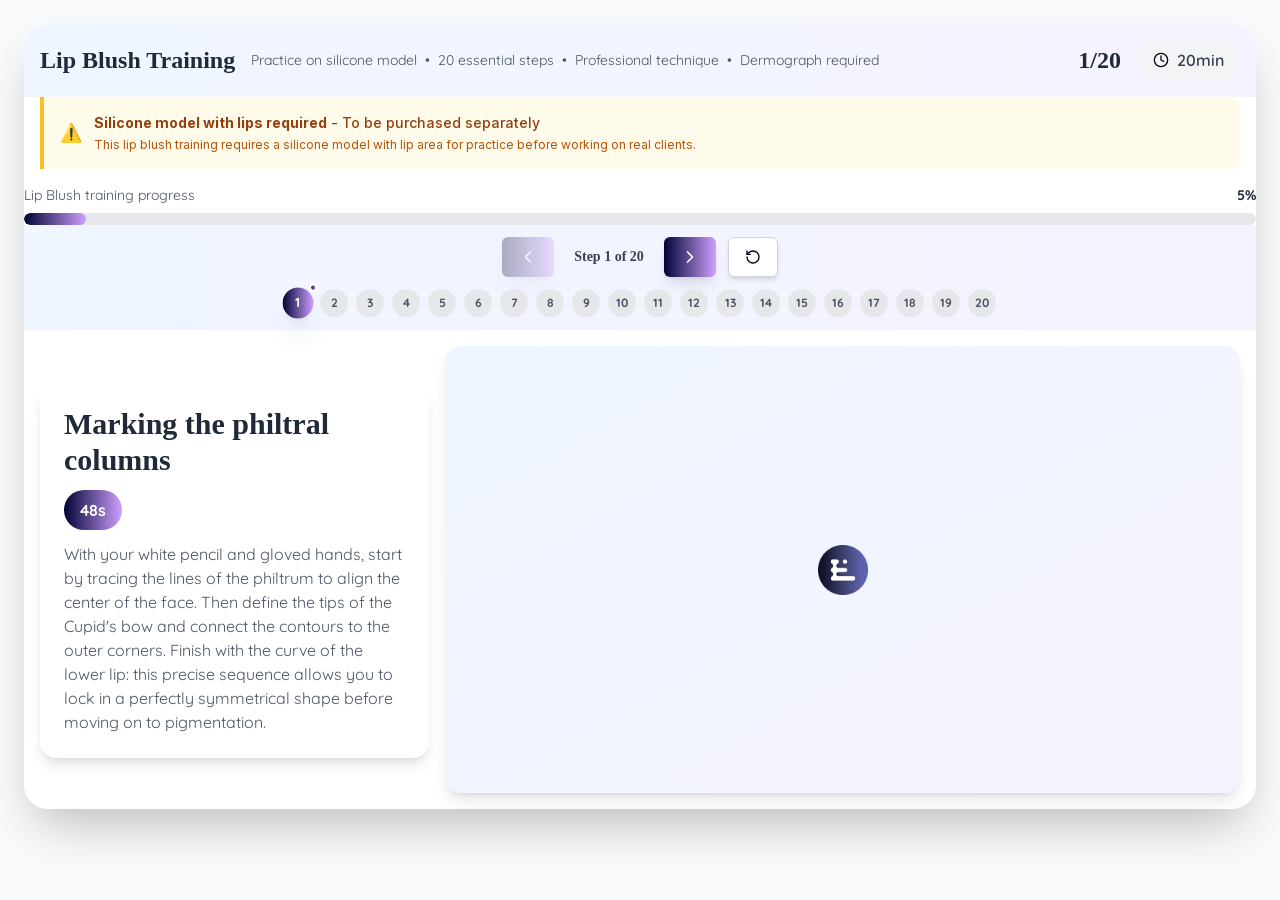
<file: index.html>
<!DOCTYPE html><html lang="en"><head><meta charSet="utf-8"/><meta name="viewport" content="width=device-width, initial-scale=1"/><link rel="preload" href="/_next/static/media/e4af272ccee01ff0-s.p.woff2" as="font" crossorigin="" type="font/woff2"/><link rel="stylesheet" href="/_next/static/css/73722c6b1a355d0b.css" data-precedence="next"/><link rel="preload" as="script" fetchPriority="low" href="/_next/static/chunks/webpack-371d1806992fc37c.js"/><script src="/_next/static/chunks/8bc8d761-1f9574afc9c856c7.js" async=""></script><script src="/_next/static/chunks/240-4ed3c83173c5999c.js" async=""></script><script src="/_next/static/chunks/main-app-00c7712822ae1631.js" async=""></script><script src="/_next/static/chunks/57-a1cb00b3a72c7ec3.js" async=""></script><script src="/_next/static/chunks/app/page-f130a366dc79b15b.js" async=""></script><title>Microneedling Interactive Guide</title><meta name="description" content="Interactive guide to microneedling process and benefits"/><meta name="generator" content="v0.app"/><meta name="next-size-adjust"/><link href="https://fonts.googleapis.com/css2?family=LT+Saeada:wght@400;700&amp;family=Quicksand:wght@300;400;500;600;700&amp;display=swap" rel="stylesheet"/><script src="/_next/static/chunks/polyfills-42372ed130431b0a.js" noModule=""></script></head><body class="__className_f367f3"><main class="flex min-h-screen flex-col items-center p-2 bg-gray-50"><div class="w-full max-w-7xl mx-auto p-2 md:p-4"><div class="relative bg-white rounded-3xl shadow-2xl overflow-hidden"><div class="bg-gradient-to-r from-blue-50 to-violet-50 p-4 border-b border-gray-100"><div class="flex flex-col sm:flex-row justify-between items-center gap-3 sm:gap-0"><div class="flex flex-col sm:flex-row items-center gap-2 sm:gap-4"><h1 class="text-xl sm:text-2xl font-bold font-saeada text-gray-800">Lip Blush Training</h1><div class="flex flex-wrap gap-2 text-sm font-quicksand text-gray-600"><span>Practice on silicone model</span><span class="hidden sm:inline">•</span><span>20 essential steps</span><span class="hidden sm:inline">•</span><span>Professional technique</span><span class="hidden sm:inline">•</span><span>Dermograph required</span></div></div><div class="flex items-center gap-3 sm:gap-4"><span class="text-xl sm:text-2xl font-bold font-saeada text-gray-800">1<!-- -->/<!-- -->20</span><div class="flex items-center gap-2 bg-gray-100 px-3 py-1 sm:px-4 sm:py-2 rounded-full"><svg xmlns="http://www.w3.org/2000/svg" width="14" height="14" viewBox="0 0 24 24" fill="none" stroke="currentColor" stroke-width="2" stroke-linecap="round" stroke-linejoin="round" class="lucide lucide-clock sm:w-4 sm:h-4"><circle cx="12" cy="12" r="10"></circle><polyline points="12 6 12 12 16 14"></polyline></svg><span class="text-sm sm:text-base font-semibold font-quicksand text-gray-700">20min</span></div></div></div></div><div class="mx-2 md:mx-4 mb-4"><div class="bg-amber-50 border-l-4 border-amber-400 p-4 rounded-r-lg"><div class="flex items-center"><div class="flex-shrink-0"><span class="text-amber-600 text-lg">⚠️</span></div><div class="ml-3"><p class="text-sm font-medium text-amber-800"><strong>Silicone model with lips required</strong> - To be purchased separately</p><p class="text-xs text-amber-700 mt-1">This lip blush training requires a silicone model with lip area for practice before working on real clients.</p></div></div></div></div><div class="mt-4"><div class="flex items-center justify-between mb-2"><span class="text-sm font-quicksand text-gray-600">Lip Blush training progress</span><span class="text-sm font-bold font-quicksand text-gray-800">5<!-- -->%</span></div><div class="w-full bg-gray-200 rounded-full h-3 overflow-hidden"><div class="h-full bg-gradient-to-r from-[#000435] to-[#CF9FFF] rounded-full" style="width:0px"></div></div></div><div class="px-2 md:px-4 py-3 bg-gradient-to-r from-blue-50 to-violet-50 border-b border-gray-100"><div class="flex justify-center items-center mb-3"><div class="flex items-center gap-2 sm:gap-3"><button class="inline-flex items-center justify-center whitespace-nowrap rounded-md font-medium ring-offset-white transition-colors focus-visible:outline-none focus-visible:ring-2 focus-visible:ring-slate-950 focus-visible:ring-offset-2 disabled:pointer-events-none dark:ring-offset-slate-950 dark:focus-visible:ring-slate-300 border border-slate-200 hover:bg-slate-100 hover:text-slate-900 dark:border-slate-800 dark:bg-slate-950 dark:hover:bg-slate-800 dark:hover:text-slate-50 h-10 px-3 py-2 sm:px-4 sm:py-3 bg-[#000435] bg-gradient-to-r from-[#000435] to-[#CF9FFF] text-white border-none hover:from-[#000435]/90 hover:to-[#CF9FFF]/90 disabled:cursor-not-allowed font-quicksand text-sm sm:text-base shadow-lg disabled:opacity-30" disabled=""><svg xmlns="http://www.w3.org/2000/svg" width="18" height="18" viewBox="0 0 24 24" fill="none" stroke="currentColor" stroke-width="2" stroke-linecap="round" stroke-linejoin="round" class="lucide lucide-chevron-left sm:w-5 sm:h-5"><path d="m15 18-6-6 6-6"></path></svg></button><span class="text-sm font-semibold font-saeada text-gray-700 px-2 hidden sm:block">Step <!-- -->1<!-- --> of <!-- -->20</span><button class="inline-flex items-center justify-center whitespace-nowrap rounded-md font-medium ring-offset-white transition-colors focus-visible:outline-none focus-visible:ring-2 focus-visible:ring-slate-950 focus-visible:ring-offset-2 disabled:pointer-events-none dark:ring-offset-slate-950 dark:focus-visible:ring-slate-300 border border-slate-200 hover:bg-slate-100 hover:text-slate-900 dark:border-slate-800 dark:bg-slate-950 dark:hover:bg-slate-800 dark:hover:text-slate-50 h-10 px-3 py-2 sm:px-4 sm:py-3 bg-[#000435] bg-gradient-to-r from-[#000435] to-[#CF9FFF] text-white border-none hover:from-[#000435]/90 hover:to-[#CF9FFF]/90 disabled:cursor-not-allowed font-quicksand text-sm sm:text-base shadow-lg disabled:opacity-30"><svg xmlns="http://www.w3.org/2000/svg" width="18" height="18" viewBox="0 0 24 24" fill="none" stroke="currentColor" stroke-width="2" stroke-linecap="round" stroke-linejoin="round" class="lucide lucide-chevron-right sm:w-5 sm:h-5"><path d="m9 18 6-6-6-6"></path></svg></button><button class="inline-flex items-center justify-center whitespace-nowrap rounded-md font-medium ring-offset-white transition-colors focus-visible:outline-none focus-visible:ring-2 focus-visible:ring-slate-950 focus-visible:ring-offset-2 disabled:pointer-events-none disabled:opacity-50 dark:ring-offset-slate-950 dark:focus-visible:ring-slate-300 border hover:text-slate-900 dark:border-slate-800 dark:bg-slate-950 dark:hover:bg-slate-800 dark:hover:text-slate-50 h-10 px-3 py-2 sm:px-4 sm:py-3 bg-white border-gray-300 hover:bg-gray-50 font-quicksand text-sm sm:text-base shadow-md"><svg xmlns="http://www.w3.org/2000/svg" width="16" height="16" viewBox="0 0 24 24" fill="none" stroke="currentColor" stroke-width="2" stroke-linecap="round" stroke-linejoin="round" class="lucide lucide-rotate-ccw sm:w-4 sm:h-4"><path d="M3 12a9 9 0 1 0 9-9 9.75 9.75 0 0 0-6.74 2.74L3 8"></path><path d="M3 3v5h5"></path></svg></button></div></div><div class="flex justify-center"><div class="flex gap-1 md:gap-2 flex-wrap justify-center max-w-full"><button class="relative w-6 h-6 md:w-7 md:h-7 rounded-full transition-all duration-300 flex items-center justify-center text-xs font-bold font-quicksand flex-shrink-0 bg-[#000435] bg-gradient-to-r from-[#000435] to-[#CF9FFF] text-white shadow-xl scale-110" tabindex="0"><span class="text-xs">1</span><div class="absolute -top-1 -right-1 bg-white rounded-full p-0.5 z-20 shadow-lg" style="transform:scale(0)"><div class="w-1 h-1 bg-gradient-to-r from-[#000435] to-[#CF9FFF] rounded-full animate-pulse"></div></div></button><button class="relative w-6 h-6 md:w-7 md:h-7 rounded-full transition-all duration-300 flex items-center justify-center text-xs font-bold font-quicksand flex-shrink-0 bg-gray-200 text-gray-600 hover:bg-gray-300" tabindex="0"><span class="text-xs">2</span></button><button class="relative w-6 h-6 md:w-7 md:h-7 rounded-full transition-all duration-300 flex items-center justify-center text-xs font-bold font-quicksand flex-shrink-0 bg-gray-200 text-gray-600 hover:bg-gray-300" tabindex="0"><span class="text-xs">3</span></button><button class="relative w-6 h-6 md:w-7 md:h-7 rounded-full transition-all duration-300 flex items-center justify-center text-xs font-bold font-quicksand flex-shrink-0 bg-gray-200 text-gray-600 hover:bg-gray-300" tabindex="0"><span class="text-xs">4</span></button><button class="relative w-6 h-6 md:w-7 md:h-7 rounded-full transition-all duration-300 flex items-center justify-center text-xs font-bold font-quicksand flex-shrink-0 bg-gray-200 text-gray-600 hover:bg-gray-300" tabindex="0"><span class="text-xs">5</span></button><button class="relative w-6 h-6 md:w-7 md:h-7 rounded-full transition-all duration-300 flex items-center justify-center text-xs font-bold font-quicksand flex-shrink-0 bg-gray-200 text-gray-600 hover:bg-gray-300" tabindex="0"><span class="text-xs">6</span></button><button class="relative w-6 h-6 md:w-7 md:h-7 rounded-full transition-all duration-300 flex items-center justify-center text-xs font-bold font-quicksand flex-shrink-0 bg-gray-200 text-gray-600 hover:bg-gray-300" tabindex="0"><span class="text-xs">7</span></button><button class="relative w-6 h-6 md:w-7 md:h-7 rounded-full transition-all duration-300 flex items-center justify-center text-xs font-bold font-quicksand flex-shrink-0 bg-gray-200 text-gray-600 hover:bg-gray-300" tabindex="0"><span class="text-xs">8</span></button><button class="relative w-6 h-6 md:w-7 md:h-7 rounded-full transition-all duration-300 flex items-center justify-center text-xs font-bold font-quicksand flex-shrink-0 bg-gray-200 text-gray-600 hover:bg-gray-300" tabindex="0"><span class="text-xs">9</span></button><button class="relative w-6 h-6 md:w-7 md:h-7 rounded-full transition-all duration-300 flex items-center justify-center text-xs font-bold font-quicksand flex-shrink-0 bg-gray-200 text-gray-600 hover:bg-gray-300" tabindex="0"><span class="text-xs">10</span></button><button class="relative w-6 h-6 md:w-7 md:h-7 rounded-full transition-all duration-300 flex items-center justify-center text-xs font-bold font-quicksand flex-shrink-0 bg-gray-200 text-gray-600 hover:bg-gray-300" tabindex="0"><span class="text-xs">11</span></button><button class="relative w-6 h-6 md:w-7 md:h-7 rounded-full transition-all duration-300 flex items-center justify-center text-xs font-bold font-quicksand flex-shrink-0 bg-gray-200 text-gray-600 hover:bg-gray-300" tabindex="0"><span class="text-xs">12</span></button><button class="relative w-6 h-6 md:w-7 md:h-7 rounded-full transition-all duration-300 flex items-center justify-center text-xs font-bold font-quicksand flex-shrink-0 bg-gray-200 text-gray-600 hover:bg-gray-300" tabindex="0"><span class="text-xs">13</span></button><button class="relative w-6 h-6 md:w-7 md:h-7 rounded-full transition-all duration-300 flex items-center justify-center text-xs font-bold font-quicksand flex-shrink-0 bg-gray-200 text-gray-600 hover:bg-gray-300" tabindex="0"><span class="text-xs">14</span></button><button class="relative w-6 h-6 md:w-7 md:h-7 rounded-full transition-all duration-300 flex items-center justify-center text-xs font-bold font-quicksand flex-shrink-0 bg-gray-200 text-gray-600 hover:bg-gray-300" tabindex="0"><span class="text-xs">15</span></button><button class="relative w-6 h-6 md:w-7 md:h-7 rounded-full transition-all duration-300 flex items-center justify-center text-xs font-bold font-quicksand flex-shrink-0 bg-gray-200 text-gray-600 hover:bg-gray-300" tabindex="0"><span class="text-xs">16</span></button><button class="relative w-6 h-6 md:w-7 md:h-7 rounded-full transition-all duration-300 flex items-center justify-center text-xs font-bold font-quicksand flex-shrink-0 bg-gray-200 text-gray-600 hover:bg-gray-300" tabindex="0"><span class="text-xs">17</span></button><button class="relative w-6 h-6 md:w-7 md:h-7 rounded-full transition-all duration-300 flex items-center justify-center text-xs font-bold font-quicksand flex-shrink-0 bg-gray-200 text-gray-600 hover:bg-gray-300" tabindex="0"><span class="text-xs">18</span></button><button class="relative w-6 h-6 md:w-7 md:h-7 rounded-full transition-all duration-300 flex items-center justify-center text-xs font-bold font-quicksand flex-shrink-0 bg-gray-200 text-gray-600 hover:bg-gray-300" tabindex="0"><span class="text-xs">19</span></button><button class="relative w-6 h-6 md:w-7 md:h-7 rounded-full transition-all duration-300 flex items-center justify-center text-xs font-bold font-quicksand flex-shrink-0 bg-gray-200 text-gray-600 hover:bg-gray-300" tabindex="0"><span class="text-xs">20</span></button></div></div></div><div class="grid grid-cols-1 md:grid-cols-12 gap-4 p-2 md:p-4"><div class="md:col-span-4 hidden md:flex flex-col justify-center"><div class="bg-white rounded-2xl p-4 md:p-6 shadow-lg" style="opacity:0;transform:translateX(-20px)"><h2 class="text-2xl md:text-3xl font-bold font-saeada text-gray-800 mb-2 md:mb-3 text-center md:text-left">Marking the philtral columns</h2><div class="flex justify-center md:justify-start mb-3"><span class="inline-block px-3 py-1 md:px-4 md:py-2 bg-[#000435] bg-gradient-to-r from-[#000435] to-[#CF9FFF] text-white rounded-full text-sm md:text-base font-bold font-quicksand">48s</span></div><p class="text-sm md:text-base font-quicksand text-gray-600 leading-relaxed text-center md:text-left">With your white pencil and gloved hands, start by tracing the lines of the philtrum to align the center of the face. Then define the tips of the Cupid&#x27;s bow and connect the contours to the outer corners. Finish with the curve of the lower lip: this precise sequence allows you to lock in a perfectly symmetrical shape before moving on to pigmentation.</p></div></div><div class="md:col-span-8 order-first md:order-none"><div class="relative"><div class="relative w-full aspect-video bg-gradient-to-br from-blue-50 to-violet-50 rounded-2xl overflow-hidden shadow-lg" style="opacity:0;transform:scale(0.95)"><div class="relative w-full h-full"><iframe class="w-full h-full" src="https://player.vimeo.com/video/1155571172?h=7f2b0a4b63&amp;badge=0&amp;autopause=0&amp;player_id=0&amp;app_id=58479&amp;autoplay=1&amp;loop=1&amp;controls=0" frameBorder="0" allow="autoplay; fullscreen; picture-in-picture; clipboard-write; encrypted-media; web-share" allowFullScreen="" loading="eager"></iframe><div class="loading-spinner absolute inset-0 flex items-center justify-center bg-gradient-to-br from-blue-50 to-violet-50"><img alt="Loading..." loading="lazy" width="50" height="50" decoding="async" data-nimg="1" class="animate-spin" style="color:transparent" src="/loading-spinner.png"/></div></div></div></div></div></div></div></div></main><script src="/_next/static/chunks/webpack-371d1806992fc37c.js" async=""></script><script>(self.__next_f=self.__next_f||[]).push([0]);self.__next_f.push([2,null])</script><script>self.__next_f.push([1,"1:HL[\"/_next/static/media/e4af272ccee01ff0-s.p.woff2\",\"font\",{\"crossOrigin\":\"\",\"type\":\"font/woff2\"}]\n2:HL[\"/_next/static/css/73722c6b1a355d0b.css\",\"style\"]\n"])</script><script>self.__next_f.push([1,"3:I[7266,[],\"\"]\n5:I[4213,[\"57\",\"static/chunks/57-a1cb00b3a72c7ec3.js\",\"931\",\"static/chunks/app/page-f130a366dc79b15b.js\"],\"default\"]\n6:I[2110,[],\"\"]\n7:I[4718,[],\"\"]\n9:I[4735,[],\"\"]\na:[]\n"])</script><script>self.__next_f.push([1,"0:[\"$\",\"$L3\",null,{\"buildId\":\"06QMmD_HuouquGTeortRk\",\"assetPrefix\":\"\",\"urlParts\":[\"\",\"\"],\"initialTree\":[\"\",{\"children\":[\"__PAGE__\",{}]},\"$undefined\",\"$undefined\",true],\"initialSeedData\":[\"\",{\"children\":[\"__PAGE__\",{},[[\"$L4\",[\"$\",\"main\",null,{\"className\":\"flex min-h-screen flex-col items-center p-2 bg-gray-50\",\"children\":[\"$\",\"$L5\",null,{}]}],null],null],null]},[[[[\"$\",\"link\",\"0\",{\"rel\":\"stylesheet\",\"href\":\"/_next/static/css/73722c6b1a355d0b.css\",\"precedence\":\"next\",\"crossOrigin\":\"$undefined\"}]],[\"$\",\"html\",null,{\"lang\":\"en\",\"children\":[[\"$\",\"head\",null,{\"children\":[false,[\"$\",\"link\",null,{\"href\":\"https://fonts.googleapis.com/css2?family=LT+Saeada:wght@400;700\u0026family=Quicksand:wght@300;400;500;600;700\u0026display=swap\",\"rel\":\"stylesheet\"}]]}],[\"$\",\"body\",null,{\"className\":\"__className_f367f3\",\"children\":[\"$\",\"$L6\",null,{\"parallelRouterKey\":\"children\",\"segmentPath\":[\"children\"],\"error\":\"$undefined\",\"errorStyles\":\"$undefined\",\"errorScripts\":\"$undefined\",\"template\":[\"$\",\"$L7\",null,{}],\"templateStyles\":\"$undefined\",\"templateScripts\":\"$undefined\",\"notFound\":[[\"$\",\"title\",null,{\"children\":\"404: This page could not be found.\"}],[\"$\",\"div\",null,{\"style\":{\"fontFamily\":\"system-ui,\\\"Segoe UI\\\",Roboto,Helvetica,Arial,sans-serif,\\\"Apple Color Emoji\\\",\\\"Segoe UI Emoji\\\"\",\"height\":\"100vh\",\"textAlign\":\"center\",\"display\":\"flex\",\"flexDirection\":\"column\",\"alignItems\":\"center\",\"justifyContent\":\"center\"},\"children\":[\"$\",\"div\",null,{\"children\":[[\"$\",\"style\",null,{\"dangerouslySetInnerHTML\":{\"__html\":\"body{color:#000;background:#fff;margin:0}.next-error-h1{border-right:1px solid rgba(0,0,0,.3)}@media (prefers-color-scheme:dark){body{color:#fff;background:#000}.next-error-h1{border-right:1px solid rgba(255,255,255,.3)}}\"}}],[\"$\",\"h1\",null,{\"className\":\"next-error-h1\",\"style\":{\"display\":\"inline-block\",\"margin\":\"0 20px 0 0\",\"padding\":\"0 23px 0 0\",\"fontSize\":24,\"fontWeight\":500,\"verticalAlign\":\"top\",\"lineHeight\":\"49px\"},\"children\":\"404\"}],[\"$\",\"div\",null,{\"style\":{\"display\":\"inline-block\"},\"children\":[\"$\",\"h2\",null,{\"style\":{\"fontSize\":14,\"fontWeight\":400,\"lineHeight\":\"49px\",\"margin\":0},\"children\":\"This page could not be found.\"}]}]]}]}]],\"notFoundStyles\":[]}]}]]}]],null],null],\"couldBeIntercepted\":false,\"initialHead\":[null,\"$L8\"],\"globalErrorComponent\":\"$9\",\"missingSlots\":\"$Wa\"}]\n"])</script><script>self.__next_f.push([1,"8:[[\"$\",\"meta\",\"0\",{\"name\":\"viewport\",\"content\":\"width=device-width, initial-scale=1\"}],[\"$\",\"meta\",\"1\",{\"charSet\":\"utf-8\"}],[\"$\",\"title\",\"2\",{\"children\":\"Microneedling Interactive Guide\"}],[\"$\",\"meta\",\"3\",{\"name\":\"description\",\"content\":\"Interactive guide to microneedling process and benefits\"}],[\"$\",\"meta\",\"4\",{\"name\":\"generator\",\"content\":\"v0.app\"}],[\"$\",\"meta\",\"5\",{\"name\":\"next-size-adjust\"}]]\n4:null\n"])</script></body></html>
</file>
<file: _next/static/css/73722c6b1a355d0b.css>
@font-face{font-family:__Inter_f367f3;font-style:normal;font-weight:100 900;font-display:swap;src:url(/_next/static/media/ba9851c3c22cd980-s.woff2) format("woff2");unicode-range:u+0460-052f,u+1c80-1c8a,u+20b4,u+2de0-2dff,u+a640-a69f,u+fe2e-fe2f}@font-face{font-family:__Inter_f367f3;font-style:normal;font-weight:100 900;font-display:swap;src:url(/_next/static/media/21350d82a1f187e9-s.woff2) format("woff2");unicode-range:u+0301,u+0400-045f,u+0490-0491,u+04b0-04b1,u+2116}@font-face{font-family:__Inter_f367f3;font-style:normal;font-weight:100 900;font-display:swap;src:url(/_next/static/media/c5fe6dc8356a8c31-s.woff2) format("woff2");unicode-range:u+1f??}@font-face{font-family:__Inter_f367f3;font-style:normal;font-weight:100 900;font-display:swap;src:url(/_next/static/media/19cfc7226ec3afaa-s.woff2) format("woff2");unicode-range:u+0370-0377,u+037a-037f,u+0384-038a,u+038c,u+038e-03a1,u+03a3-03ff}@font-face{font-family:__Inter_f367f3;font-style:normal;font-weight:100 900;font-display:swap;src:url(/_next/static/media/df0a9ae256c0569c-s.woff2) format("woff2");unicode-range:u+0102-0103,u+0110-0111,u+0128-0129,u+0168-0169,u+01a0-01a1,u+01af-01b0,u+0300-0301,u+0303-0304,u+0308-0309,u+0323,u+0329,u+1ea0-1ef9,u+20ab}@font-face{font-family:__Inter_f367f3;font-style:normal;font-weight:100 900;font-display:swap;src:url(/_next/static/media/8e9860b6e62d6359-s.woff2) format("woff2");unicode-range:u+0100-02ba,u+02bd-02c5,u+02c7-02cc,u+02ce-02d7,u+02dd-02ff,u+0304,u+0308,u+0329,u+1d00-1dbf,u+1e00-1e9f,u+1ef2-1eff,u+2020,u+20a0-20ab,u+20ad-20c0,u+2113,u+2c60-2c7f,u+a720-a7ff}@font-face{font-family:__Inter_f367f3;font-style:normal;font-weight:100 900;font-display:swap;src:url(/_next/static/media/e4af272ccee01ff0-s.p.woff2) format("woff2");unicode-range:u+00??,u+0131,u+0152-0153,u+02bb-02bc,u+02c6,u+02da,u+02dc,u+0304,u+0308,u+0329,u+2000-206f,u+20ac,u+2122,u+2191,u+2193,u+2212,u+2215,u+feff,u+fffd}@font-face{font-family:__Inter_Fallback_f367f3;src:local("Arial");ascent-override:90.49%;descent-override:22.56%;line-gap-override:0.00%;size-adjust:107.06%}.__className_f367f3{font-family:__Inter_f367f3,__Inter_Fallback_f367f3;font-style:normal}*,:after,:before{--tw-border-spacing-x:0;--tw-border-spacing-y:0;--tw-translate-x:0;--tw-translate-y:0;--tw-rotate:0;--tw-skew-x:0;--tw-skew-y:0;--tw-scale-x:1;--tw-scale-y:1;--tw-pan-x: ;--tw-pan-y: ;--tw-pinch-zoom: ;--tw-scroll-snap-strictness:proximity;--tw-gradient-from-position: ;--tw-gradient-via-position: ;--tw-gradient-to-position: ;--tw-ordinal: ;--tw-slashed-zero: ;--tw-numeric-figure: ;--tw-numeric-spacing: ;--tw-numeric-fraction: ;--tw-ring-inset: ;--tw-ring-offset-width:0px;--tw-ring-offset-color:#fff;--tw-ring-color:rgba(59,130,246,.5);--tw-ring-offset-shadow:0 0 #0000;--tw-ring-shadow:0 0 #0000;--tw-shadow:0 0 #0000;--tw-shadow-colored:0 0 #0000;--tw-blur: ;--tw-brightness: ;--tw-contrast: ;--tw-grayscale: ;--tw-hue-rotate: ;--tw-invert: ;--tw-saturate: ;--tw-sepia: ;--tw-drop-shadow: ;--tw-backdrop-blur: ;--tw-backdrop-brightness: ;--tw-backdrop-contrast: ;--tw-backdrop-grayscale: ;--tw-backdrop-hue-rotate: ;--tw-backdrop-invert: ;--tw-backdrop-opacity: ;--tw-backdrop-saturate: ;--tw-backdrop-sepia: ;--tw-contain-size: ;--tw-contain-layout: ;--tw-contain-paint: ;--tw-contain-style: }::backdrop{--tw-border-spacing-x:0;--tw-border-spacing-y:0;--tw-translate-x:0;--tw-translate-y:0;--tw-rotate:0;--tw-skew-x:0;--tw-skew-y:0;--tw-scale-x:1;--tw-scale-y:1;--tw-pan-x: ;--tw-pan-y: ;--tw-pinch-zoom: ;--tw-scroll-snap-strictness:proximity;--tw-gradient-from-position: ;--tw-gradient-via-position: ;--tw-gradient-to-position: ;--tw-ordinal: ;--tw-slashed-zero: ;--tw-numeric-figure: ;--tw-numeric-spacing: ;--tw-numeric-fraction: ;--tw-ring-inset: ;--tw-ring-offset-width:0px;--tw-ring-offset-color:#fff;--tw-ring-color:rgba(59,130,246,.5);--tw-ring-offset-shadow:0 0 #0000;--tw-ring-shadow:0 0 #0000;--tw-shadow:0 0 #0000;--tw-shadow-colored:0 0 #0000;--tw-blur: ;--tw-brightness: ;--tw-contrast: ;--tw-grayscale: ;--tw-hue-rotate: ;--tw-invert: ;--tw-saturate: ;--tw-sepia: ;--tw-drop-shadow: ;--tw-backdrop-blur: ;--tw-backdrop-brightness: ;--tw-backdrop-contrast: ;--tw-backdrop-grayscale: ;--tw-backdrop-hue-rotate: ;--tw-backdrop-invert: ;--tw-backdrop-opacity: ;--tw-backdrop-saturate: ;--tw-backdrop-sepia: ;--tw-contain-size: ;--tw-contain-layout: ;--tw-contain-paint: ;--tw-contain-style: }/*
! tailwindcss v3.4.19 | MIT License | https://tailwindcss.com
*/*,:after,:before{box-sizing:border-box;border:0 solid #e5e7eb}:after,:before{--tw-content:""}:host,html{line-height:1.5;-webkit-text-size-adjust:100%;-moz-tab-size:4;tab-size:4;font-family:ui-sans-serif,system-ui,sans-serif,Apple Color Emoji,Segoe UI Emoji,Segoe UI Symbol,Noto Color Emoji;font-feature-settings:normal;font-variation-settings:normal;-webkit-tap-highlight-color:transparent}body{margin:0;line-height:inherit}hr{height:0;color:inherit;border-top-width:1px}abbr:where([title]){text-decoration:underline dotted}h1,h2,h3,h4,h5,h6{font-size:inherit;font-weight:inherit}a{color:inherit;text-decoration:inherit}b,strong{font-weight:bolder}code,kbd,pre,samp{font-family:ui-monospace,SFMono-Regular,Menlo,Monaco,Consolas,Liberation Mono,Courier New,monospace;font-feature-settings:normal;font-variation-settings:normal;font-size:1em}small{font-size:80%}sub,sup{font-size:75%;line-height:0;position:relative;vertical-align:baseline}sub{bottom:-.25em}sup{top:-.5em}table{text-indent:0;border-color:inherit;border-collapse:collapse}button,input,optgroup,select,textarea{font-family:inherit;font-feature-settings:inherit;font-variation-settings:inherit;font-size:100%;font-weight:inherit;line-height:inherit;letter-spacing:inherit;color:inherit;margin:0;padding:0}button,select{text-transform:none}button,input:where([type=button]),input:where([type=reset]),input:where([type=submit]){-webkit-appearance:button;background-color:transparent;background-image:none}:-moz-focusring{outline:auto}:-moz-ui-invalid{box-shadow:none}progress{vertical-align:baseline}::-webkit-inner-spin-button,::-webkit-outer-spin-button{height:auto}[type=search]{-webkit-appearance:textfield;outline-offset:-2px}::-webkit-search-decoration{-webkit-appearance:none}::-webkit-file-upload-button{-webkit-appearance:button;font:inherit}summary{display:list-item}blockquote,dd,dl,figure,h1,h2,h3,h4,h5,h6,hr,p,pre{margin:0}fieldset{margin:0}fieldset,legend{padding:0}menu,ol,ul{list-style:none;margin:0;padding:0}dialog{padding:0}textarea{resize:vertical}input::placeholder,textarea::placeholder{opacity:1;color:#9ca3af}[role=button],button{cursor:pointer}:disabled{cursor:default}audio,canvas,embed,iframe,img,object,svg,video{display:block;vertical-align:middle}img,video{max-width:100%;height:auto}[hidden]:where(:not([hidden=until-found])){display:none}:root{--background:0 0% 100%;--foreground:222.2 84% 4.9%;--card:0 0% 100%;--card-foreground:222.2 84% 4.9%;--popover:0 0% 100%;--popover-foreground:222.2 84% 4.9%;--primary:222.2 47.4% 11.2%;--primary-foreground:210 40% 98%;--secondary:210 40% 96%;--secondary-foreground:222.2 84% 4.9%;--muted:210 40% 96%;--muted-foreground:215.4 16.3% 46.9%;--accent:210 40% 96%;--accent-foreground:222.2 84% 4.9%;--destructive:0 84.2% 60.2%;--destructive-foreground:210 40% 98%;--border:214.3 31.8% 91.4%;--input:214.3 31.8% 91.4%;--ring:222.2 84% 4.9%;--radius:0.5rem;--chart-1:12 76% 61%;--chart-2:173 58% 39%;--chart-3:197 37% 24%;--chart-4:43 74% 66%;--chart-5:27 87% 67%}.dark{--background:222.2 84% 4.9%;--foreground:210 40% 98%;--card:222.2 84% 4.9%;--card-foreground:210 40% 98%;--popover:222.2 84% 4.9%;--popover-foreground:210 40% 98%;--primary:210 40% 98%;--primary-foreground:222.2 47.4% 11.2%;--secondary:217.2 32.6% 17.5%;--secondary-foreground:210 40% 98%;--muted:217.2 32.6% 17.5%;--muted-foreground:215 20.2% 65.1%;--accent:217.2 32.6% 17.5%;--accent-foreground:210 40% 98%;--destructive:0 62.8% 30.6%;--destructive-foreground:210 40% 98%;--border:217.2 32.6% 17.5%;--input:217.2 32.6% 17.5%;--ring:212.7 26.8% 83.9%;--chart-1:220 70% 50%;--chart-2:160 60% 45%;--chart-3:30 80% 55%;--chart-4:280 65% 60%;--chart-5:340 75% 55%}*{border-color:hsl(var(--border))}body{background-color:hsl(var(--background));color:hsl(var(--foreground))}.container{width:100%}@media (min-width:640px){.container{max-width:640px}}@media (min-width:768px){.container{max-width:768px}}@media (min-width:1024px){.container{max-width:1024px}}@media (min-width:1280px){.container{max-width:1280px}}@media (min-width:1536px){.container{max-width:1536px}}.sr-only{position:absolute;width:1px;height:1px;padding:0;margin:-1px;overflow:hidden;clip:rect(0,0,0,0);white-space:nowrap;border-width:0}.pointer-events-none{pointer-events:none}.pointer-events-auto{pointer-events:auto}.visible{visibility:visible}.invisible{visibility:hidden}.fixed{position:fixed}.absolute{position:absolute}.relative{position:relative}.inset-0{inset:0}.inset-x-0{left:0;right:0}.inset-y-0{top:0;bottom:0}.-bottom-12{bottom:-3rem}.-bottom-16{bottom:-4rem}.-left-12{left:-3rem}.-right-1{right:-.25rem}.-right-12{right:-3rem}.-right-2{right:-.5rem}.-top-1{top:-.25rem}.-top-12{top:-3rem}.-top-2{top:-.5rem}.bottom-0{bottom:0}.left-0{left:0}.left-1\/2{left:50%}.left-2{left:.5rem}.left-4{left:1rem}.left-\[50\%\]{left:50%}.right-0{right:0}.right-1{right:.25rem}.right-2{right:.5rem}.right-3{right:.75rem}.right-4{right:1rem}.top-0{top:0}.top-1\.5{top:.375rem}.top-1\/2{top:50%}.top-2{top:.5rem}.top-3\.5{top:.875rem}.top-4{top:1rem}.top-\[1px\]{top:1px}.top-\[50\%\]{top:50%}.top-\[60\%\]{top:60%}.top-full{top:100%}.z-10{z-index:10}.z-20{z-index:20}.z-50{z-index:50}.z-\[100\]{z-index:100}.z-\[1\]{z-index:1}.order-first{order:-9999}.-mx-1{margin-left:-.25rem;margin-right:-.25rem}.mx-2{margin-left:.5rem;margin-right:.5rem}.mx-3\.5{margin-left:.875rem;margin-right:.875rem}.mx-4{margin-left:1rem;margin-right:1rem}.mx-auto{margin-left:auto;margin-right:auto}.my-0\.5{margin-top:.125rem;margin-bottom:.125rem}.my-1{margin-top:.25rem;margin-bottom:.25rem}.my-4{margin-top:1rem;margin-bottom:1rem}.-ml-4{margin-left:-1rem}.-mt-4{margin-top:-1rem}.mb-1{margin-bottom:.25rem}.mb-2{margin-bottom:.5rem}.mb-3{margin-bottom:.75rem}.mb-4{margin-bottom:1rem}.mb-6{margin-bottom:1.5rem}.ml-1{margin-left:.25rem}.ml-3{margin-left:.75rem}.ml-auto{margin-left:auto}.mr-2{margin-right:.5rem}.mt-1{margin-top:.25rem}.mt-1\.5{margin-top:.375rem}.mt-2{margin-top:.5rem}.mt-24{margin-top:6rem}.mt-3{margin-top:.75rem}.mt-4{margin-top:1rem}.mt-6{margin-top:1.5rem}.mt-8{margin-top:2rem}.mt-auto{margin-top:auto}.block{display:block}.inline-block{display:inline-block}.flex{display:flex}.inline-flex{display:inline-flex}.table{display:table}.grid{display:grid}.hidden{display:none}.aspect-square{aspect-ratio:1/1}.aspect-video{aspect-ratio:16/9}.size-4{width:1rem;height:1rem}.size-\[--cell-size\]{width:var(--cell-size);height:var(--cell-size)}.h-1{height:.25rem}.h-1\.5{height:.375rem}.h-10{height:2.5rem}.h-11{height:2.75rem}.h-12{height:3rem}.h-2{height:.5rem}.h-2\.5{height:.625rem}.h-20{height:5rem}.h-3{height:.75rem}.h-3\.5{height:.875rem}.h-4{height:1rem}.h-5{height:1.25rem}.h-6{height:1.5rem}.h-7{height:1.75rem}.h-8{height:2rem}.h-9{height:2.25rem}.h-\[--cell-size\]{height:var(--cell-size)}.h-\[1px\]{height:1px}.h-\[var\(--radix-navigation-menu-viewport-height\)\]{height:var(--radix-navigation-menu-viewport-height)}.h-\[var\(--radix-select-trigger-height\)\]{height:var(--radix-select-trigger-height)}.h-auto{height:auto}.h-full{height:100%}.h-px{height:1px}.h-svh{height:100svh}.max-h-96{max-height:24rem}.max-h-\[300px\]{max-height:300px}.max-h-\[80vh\]{max-height:80vh}.max-h-full{max-height:100%}.max-h-screen{max-height:100vh}.min-h-0{min-height:0}.min-h-\[80px\]{min-height:80px}.min-h-screen{min-height:100vh}.min-h-svh{min-height:100svh}.w-0{width:0}.w-1{width:.25rem}.w-10{width:2.5rem}.w-11{width:2.75rem}.w-2{width:.5rem}.w-2\.5{width:.625rem}.w-20{width:5rem}.w-3{width:.75rem}.w-3\.5{width:.875rem}.w-3\/4{width:75%}.w-4{width:1rem}.w-5{width:1.25rem}.w-6{width:1.5rem}.w-64{width:16rem}.w-7{width:1.75rem}.w-72{width:18rem}.w-8{width:2rem}.w-9{width:2.25rem}.w-\[--cell-size\]{width:var(--cell-size)}.w-\[--sidebar-width\]{width:var(--sidebar-width)}.w-\[100px\]{width:100px}.w-\[1px\]{width:1px}.w-auto{width:auto}.w-fit{width:fit-content}.w-full{width:100%}.w-max{width:max-content}.w-px{width:1px}.min-w-0{min-width:0}.min-w-10{min-width:2.5rem}.min-w-11{min-width:2.75rem}.min-w-5{min-width:1.25rem}.min-w-9{min-width:2.25rem}.min-w-\[--cell-size\]{min-width:var(--cell-size)}.min-w-\[12rem\]{min-width:12rem}.min-w-\[8rem\]{min-width:8rem}.min-w-\[var\(--radix-select-trigger-width\)\]{min-width:var(--radix-select-trigger-width)}.max-w-4xl{max-width:56rem}.max-w-6xl{max-width:72rem}.max-w-7xl{max-width:80rem}.max-w-\[--skeleton-width\]{max-width:var(--skeleton-width)}.max-w-full{max-width:100%}.max-w-lg{max-width:32rem}.max-w-max{max-width:max-content}.flex-1{flex:1 1 0%}.flex-shrink-0,.shrink-0{flex-shrink:0}.grow{flex-grow:1}.grow-0{flex-grow:0}.basis-full{flex-basis:100%}.caption-bottom{caption-side:bottom}.border-collapse{border-collapse:collapse}.-translate-x-1\/2{--tw-translate-x:-50%}.-translate-x-1\/2,.-translate-x-px{transform:translate(var(--tw-translate-x),var(--tw-translate-y)) rotate(var(--tw-rotate)) skewX(var(--tw-skew-x)) skewY(var(--tw-skew-y)) scaleX(var(--tw-scale-x)) scaleY(var(--tw-scale-y))}.-translate-x-px{--tw-translate-x:-1px}.-translate-y-1\/2{--tw-translate-y:-50%}.-translate-y-1\/2,.translate-x-\[-50\%\]{transform:translate(var(--tw-translate-x),var(--tw-translate-y)) rotate(var(--tw-rotate)) skewX(var(--tw-skew-x)) skewY(var(--tw-skew-y)) scaleX(var(--tw-scale-x)) scaleY(var(--tw-scale-y))}.translate-x-\[-50\%\]{--tw-translate-x:-50%}.translate-x-px{--tw-translate-x:1px}.translate-x-px,.translate-y-\[-50\%\]{transform:translate(var(--tw-translate-x),var(--tw-translate-y)) rotate(var(--tw-rotate)) skewX(var(--tw-skew-x)) skewY(var(--tw-skew-y)) scaleX(var(--tw-scale-x)) scaleY(var(--tw-scale-y))}.translate-y-\[-50\%\]{--tw-translate-y:-50%}.rotate-45{--tw-rotate:45deg}.rotate-45,.rotate-90{transform:translate(var(--tw-translate-x),var(--tw-translate-y)) rotate(var(--tw-rotate)) skewX(var(--tw-skew-x)) skewY(var(--tw-skew-y)) scaleX(var(--tw-scale-x)) scaleY(var(--tw-scale-y))}.rotate-90{--tw-rotate:90deg}.scale-110{--tw-scale-x:1.1;--tw-scale-y:1.1}.scale-110,.transform{transform:translate(var(--tw-translate-x),var(--tw-translate-y)) rotate(var(--tw-rotate)) skewX(var(--tw-skew-x)) skewY(var(--tw-skew-y)) scaleX(var(--tw-scale-x)) scaleY(var(--tw-scale-y))}@keyframes pulse{50%{opacity:.5}}.animate-pulse{animation:pulse 2s cubic-bezier(.4,0,.6,1) infinite}@keyframes spin{to{transform:rotate(1turn)}}.animate-spin{animation:spin 1s linear infinite}.cursor-default{cursor:default}.cursor-pointer{cursor:pointer}.touch-none{touch-action:none}.select-none{user-select:none}.list-none{list-style-type:none}.grid-cols-1{grid-template-columns:repeat(1,minmax(0,1fr))}.flex-row{flex-direction:row}.flex-col{flex-direction:column}.flex-col-reverse{flex-direction:column-reverse}.flex-wrap{flex-wrap:wrap}.items-start{align-items:flex-start}.items-end{align-items:flex-end}.items-center{align-items:center}.items-stretch{align-items:stretch}.justify-center{justify-content:center}.justify-between{justify-content:space-between}.gap-1{gap:.25rem}.gap-1\.5{gap:.375rem}.gap-2{gap:.5rem}.gap-3{gap:.75rem}.gap-4{gap:1rem}.gap-6{gap:1.5rem}.space-x-1>:not([hidden])~:not([hidden]){--tw-space-x-reverse:0;margin-right:calc(.25rem * var(--tw-space-x-reverse));margin-left:calc(.25rem * calc(1 - var(--tw-space-x-reverse)))}.space-x-4>:not([hidden])~:not([hidden]){--tw-space-x-reverse:0;margin-right:calc(1rem * var(--tw-space-x-reverse));margin-left:calc(1rem * calc(1 - var(--tw-space-x-reverse)))}.space-y-1\.5>:not([hidden])~:not([hidden]){--tw-space-y-reverse:0;margin-top:calc(.375rem * calc(1 - var(--tw-space-y-reverse)));margin-bottom:calc(.375rem * var(--tw-space-y-reverse))}.space-y-2>:not([hidden])~:not([hidden]){--tw-space-y-reverse:0;margin-top:calc(.5rem * calc(1 - var(--tw-space-y-reverse)));margin-bottom:calc(.5rem * var(--tw-space-y-reverse))}.overflow-auto{overflow:auto}.overflow-hidden{overflow:hidden}.overflow-y-auto{overflow-y:auto}.overflow-x-hidden{overflow-x:hidden}.whitespace-nowrap{white-space:nowrap}.break-words{overflow-wrap:break-word}.rounded{border-radius:.25rem}.rounded-2xl{border-radius:1rem}.rounded-3xl{border-radius:1.5rem}.rounded-\[2px\]{border-radius:2px}.rounded-\[inherit\]{border-radius:inherit}.rounded-full{border-radius:9999px}.rounded-lg{border-radius:var(--radius)}.rounded-md{border-radius:calc(var(--radius) - 2px)}.rounded-none{border-radius:0}.rounded-sm{border-radius:calc(var(--radius) - 4px)}.rounded-xl{border-radius:.75rem}.rounded-l-md{border-top-left-radius:calc(var(--radius) - 2px);border-bottom-left-radius:calc(var(--radius) - 2px)}.rounded-r-lg{border-top-right-radius:var(--radius);border-bottom-right-radius:var(--radius)}.rounded-r-md{border-top-right-radius:calc(var(--radius) - 2px);border-bottom-right-radius:calc(var(--radius) - 2px)}.rounded-t-\[10px\]{border-top-left-radius:10px;border-top-right-radius:10px}.rounded-tl-sm{border-top-left-radius:calc(var(--radius) - 4px)}.border{border-width:1px}.border-2{border-width:2px}.border-\[1\.5px\]{border-width:1.5px}.border-y{border-top-width:1px}.border-b,.border-y{border-bottom-width:1px}.border-l{border-left-width:1px}.border-l-4{border-left-width:4px}.border-r{border-right-width:1px}.border-t{border-top-width:1px}.border-t-2{border-top-width:2px}.border-dashed{border-style:dashed}.border-none{border-style:none}.border-\[--color-border\]{border-color:var(--color-border)}.border-amber-400{--tw-border-opacity:1;border-color:rgb(251 191 36/var(--tw-border-opacity,1))}.border-border\/50{border-color:hsl(var(--border)/.5)}.border-destructive{border-color:hsl(var(--destructive))}.border-destructive\/50{border-color:hsl(var(--destructive)/.5)}.border-gray-100{--tw-border-opacity:1;border-color:rgb(243 244 246/var(--tw-border-opacity,1))}.border-gray-300{--tw-border-opacity:1;border-color:rgb(209 213 219/var(--tw-border-opacity,1))}.border-input{border-color:hsl(var(--input))}.border-primary{border-color:hsl(var(--primary))}.border-sidebar-border{border-color:hsl(var(--sidebar-border))}.border-slate-200{--tw-border-opacity:1;border-color:rgb(226 232 240/var(--tw-border-opacity,1))}.border-transparent{border-color:transparent}.border-white\/20{border-color:hsla(0,0%,100%,.2)}.border-l-transparent{border-left-color:transparent}.border-t-transparent{border-top-color:transparent}.bg-\[\#000435\]{--tw-bg-opacity:1;background-color:rgb(0 4 53/var(--tw-bg-opacity,1))}.bg-\[--color-bg\]{background-color:var(--color-bg)}.bg-accent{background-color:hsl(var(--accent))}.bg-amber-50{--tw-bg-opacity:1;background-color:rgb(255 251 235/var(--tw-bg-opacity,1))}.bg-background{background-color:hsl(var(--background))}.bg-black{--tw-bg-opacity:1;background-color:rgb(0 0 0/var(--tw-bg-opacity,1))}.bg-black\/80{background-color:rgba(0,0,0,.8)}.bg-blue-500{--tw-bg-opacity:1;background-color:rgb(59 130 246/var(--tw-bg-opacity,1))}.bg-border{background-color:hsl(var(--border))}.bg-card{background-color:hsl(var(--card))}.bg-destructive{background-color:hsl(var(--destructive))}.bg-foreground{background-color:hsl(var(--foreground))}.bg-gray-100{--tw-bg-opacity:1;background-color:rgb(243 244 246/var(--tw-bg-opacity,1))}.bg-gray-200{--tw-bg-opacity:1;background-color:rgb(229 231 235/var(--tw-bg-opacity,1))}.bg-gray-50{--tw-bg-opacity:1;background-color:rgb(249 250 251/var(--tw-bg-opacity,1))}.bg-green-400{--tw-bg-opacity:1;background-color:rgb(74 222 128/var(--tw-bg-opacity,1))}.bg-green-500{--tw-bg-opacity:1;background-color:rgb(34 197 94/var(--tw-bg-opacity,1))}.bg-green-600{--tw-bg-opacity:1;background-color:rgb(22 163 74/var(--tw-bg-opacity,1))}.bg-muted{background-color:hsl(var(--muted))}.bg-muted\/50{background-color:hsl(var(--muted)/.5)}.bg-pink-500{--tw-bg-opacity:1;background-color:rgb(236 72 153/var(--tw-bg-opacity,1))}.bg-popover{background-color:hsl(var(--popover))}.bg-primary{background-color:hsl(var(--primary))}.bg-purple-500{--tw-bg-opacity:1;background-color:rgb(168 85 247/var(--tw-bg-opacity,1))}.bg-red-500{--tw-bg-opacity:1;background-color:rgb(239 68 68/var(--tw-bg-opacity,1))}.bg-secondary{background-color:hsl(var(--secondary))}.bg-sidebar{background-color:hsl(var(--sidebar-background))}.bg-sidebar-border{background-color:hsl(var(--sidebar-border))}.bg-slate-100{--tw-bg-opacity:1;background-color:rgb(241 245 249/var(--tw-bg-opacity,1))}.bg-slate-900{--tw-bg-opacity:1;background-color:rgb(15 23 42/var(--tw-bg-opacity,1))}.bg-transparent{background-color:transparent}.bg-white{--tw-bg-opacity:1;background-color:rgb(255 255 255/var(--tw-bg-opacity,1))}.bg-white\/20{background-color:hsla(0,0%,100%,.2)}.bg-white\/80{background-color:hsla(0,0%,100%,.8)}.bg-opacity-90{--tw-bg-opacity:0.9}.bg-gradient-to-br{background-image:linear-gradient(to bottom right,var(--tw-gradient-stops))}.bg-gradient-to-r{background-image:linear-gradient(to right,var(--tw-gradient-stops))}.from-\[\#000435\]{--tw-gradient-from:#000435 var(--tw-gradient-from-position);--tw-gradient-to:rgba(0,4,53,0) var(--tw-gradient-to-position);--tw-gradient-stops:var(--tw-gradient-from),var(--tw-gradient-to)}.from-blue-50{--tw-gradient-from:#eff6ff var(--tw-gradient-from-position);--tw-gradient-to:rgba(239,246,255,0) var(--tw-gradient-to-position);--tw-gradient-stops:var(--tw-gradient-from),var(--tw-gradient-to)}.to-\[\#CF9FFF\]{--tw-gradient-to:#cf9fff var(--tw-gradient-to-position)}.to-violet-100{--tw-gradient-to:#ede9fe var(--tw-gradient-to-position)}.to-violet-50{--tw-gradient-to:#f5f3ff var(--tw-gradient-to-position)}.fill-current{fill:currentColor}.object-contain{object-fit:contain}.p-0{padding:0}.p-0\.5{padding:.125rem}.p-1{padding:.25rem}.p-2{padding:.5rem}.p-3{padding:.75rem}.p-4{padding:1rem}.p-6{padding:1.5rem}.p-\[1px\]{padding:1px}.px-1{padding-left:.25rem;padding-right:.25rem}.px-2{padding-left:.5rem;padding-right:.5rem}.px-2\.5{padding-left:.625rem;padding-right:.625rem}.px-3{padding-left:.75rem;padding-right:.75rem}.px-4{padding-left:1rem;padding-right:1rem}.px-5{padding-left:1.25rem;padding-right:1.25rem}.px-8{padding-left:2rem;padding-right:2rem}.px-\[--cell-size\]{padding-left:var(--cell-size);padding-right:var(--cell-size)}.py-0\.5{padding-top:.125rem;padding-bottom:.125rem}.py-1{padding-top:.25rem;padding-bottom:.25rem}.py-1\.5{padding-top:.375rem;padding-bottom:.375rem}.py-2{padding-top:.5rem;padding-bottom:.5rem}.py-3{padding-top:.75rem;padding-bottom:.75rem}.py-4{padding-top:1rem;padding-bottom:1rem}.py-6{padding-top:1.5rem;padding-bottom:1.5rem}.pb-3{padding-bottom:.75rem}.pb-4{padding-bottom:1rem}.pl-2{padding-left:.5rem}.pl-2\.5{padding-left:.625rem}.pl-4{padding-left:1rem}.pl-8{padding-left:2rem}.pr-1{padding-right:.25rem}.pr-2{padding-right:.5rem}.pr-2\.5{padding-right:.625rem}.pr-8{padding-right:2rem}.pt-0{padding-top:0}.pt-3{padding-top:.75rem}.pt-4{padding-top:1rem}.text-left{text-align:left}.text-center{text-align:center}.align-middle{vertical-align:middle}.font-mono{font-family:ui-monospace,SFMono-Regular,Menlo,Monaco,Consolas,Liberation Mono,Courier New,monospace}.text-2xl{font-size:1.5rem;line-height:2rem}.text-3xl{font-size:1.875rem;line-height:2.25rem}.text-\[0\.8rem\]{font-size:.8rem}.text-base{font-size:1rem;line-height:1.5rem}.text-lg{font-size:1.125rem;line-height:1.75rem}.text-sm{font-size:.875rem;line-height:1.25rem}.text-xl{font-size:1.25rem;line-height:1.75rem}.text-xs{font-size:.75rem;line-height:1rem}.font-black{font-weight:900}.font-bold{font-weight:700}.font-medium{font-weight:500}.font-normal{font-weight:400}.font-semibold{font-weight:600}.tabular-nums{--tw-numeric-spacing:tabular-nums;font-variant-numeric:var(--tw-ordinal) var(--tw-slashed-zero) var(--tw-numeric-figure) var(--tw-numeric-spacing) var(--tw-numeric-fraction)}.leading-none{line-height:1}.leading-relaxed{line-height:1.625}.tracking-tight{letter-spacing:-.025em}.tracking-widest{letter-spacing:.1em}.text-accent-foreground{color:hsl(var(--accent-foreground))}.text-amber-600{--tw-text-opacity:1;color:rgb(217 119 6/var(--tw-text-opacity,1))}.text-amber-700{--tw-text-opacity:1;color:rgb(180 83 9/var(--tw-text-opacity,1))}.text-amber-800{--tw-text-opacity:1;color:rgb(146 64 14/var(--tw-text-opacity,1))}.text-blue-700{--tw-text-opacity:1;color:rgb(29 78 216/var(--tw-text-opacity,1))}.text-blue-800{--tw-text-opacity:1;color:rgb(30 64 175/var(--tw-text-opacity,1))}.text-blue-900{--tw-text-opacity:1;color:rgb(30 58 138/var(--tw-text-opacity,1))}.text-card-foreground{color:hsl(var(--card-foreground))}.text-current{color:currentColor}.text-destructive{color:hsl(var(--destructive))}.text-destructive-foreground{color:hsl(var(--destructive-foreground))}.text-foreground{color:hsl(var(--foreground))}.text-foreground\/50{color:hsl(var(--foreground)/.5)}.text-gray-500{--tw-text-opacity:1;color:rgb(107 114 128/var(--tw-text-opacity,1))}.text-gray-600{--tw-text-opacity:1;color:rgb(75 85 99/var(--tw-text-opacity,1))}.text-gray-700{--tw-text-opacity:1;color:rgb(55 65 81/var(--tw-text-opacity,1))}.text-gray-800{--tw-text-opacity:1;color:rgb(31 41 55/var(--tw-text-opacity,1))}.text-muted-foreground{color:hsl(var(--muted-foreground))}.text-popover-foreground{color:hsl(var(--popover-foreground))}.text-primary{color:hsl(var(--primary))}.text-primary-foreground{color:hsl(var(--primary-foreground))}.text-secondary-foreground{color:hsl(var(--secondary-foreground))}.text-sidebar-foreground{color:hsl(var(--sidebar-foreground))}.text-sidebar-foreground\/70{color:hsl(var(--sidebar-foreground)/.7)}.text-slate-50{--tw-text-opacity:1;color:rgb(248 250 252/var(--tw-text-opacity,1))}.text-slate-900{--tw-text-opacity:1;color:rgb(15 23 42/var(--tw-text-opacity,1))}.text-violet-400{--tw-text-opacity:1;color:rgb(167 139 250/var(--tw-text-opacity,1))}.text-violet-500{--tw-text-opacity:1;color:rgb(139 92 246/var(--tw-text-opacity,1))}.text-white{--tw-text-opacity:1;color:rgb(255 255 255/var(--tw-text-opacity,1))}.underline-offset-4{text-underline-offset:4px}.accent-foreground{accent-color:hsl(var(--foreground))}.opacity-0{opacity:0}.opacity-50{opacity:.5}.opacity-60{opacity:.6}.opacity-70{opacity:.7}.opacity-90{opacity:.9}.shadow-2xl{--tw-shadow:0 25px 50px -12px rgba(0,0,0,.25);--tw-shadow-colored:0 25px 50px -12px var(--tw-shadow-color)}.shadow-2xl,.shadow-\[0_0_0_1px_hsl\(var\(--sidebar-border\)\)\]{box-shadow:var(--tw-ring-offset-shadow,0 0 #0000),var(--tw-ring-shadow,0 0 #0000),var(--tw-shadow)}.shadow-\[0_0_0_1px_hsl\(var\(--sidebar-border\)\)\]{--tw-shadow:0 0 0 1px hsl(var(--sidebar-border));--tw-shadow-colored:0 0 0 1px var(--tw-shadow-color)}.shadow-lg{--tw-shadow:0 10px 15px -3px rgba(0,0,0,.1),0 4px 6px -4px rgba(0,0,0,.1);--tw-shadow-colored:0 10px 15px -3px var(--tw-shadow-color),0 4px 6px -4px var(--tw-shadow-color)}.shadow-lg,.shadow-md{box-shadow:var(--tw-ring-offset-shadow,0 0 #0000),var(--tw-ring-shadow,0 0 #0000),var(--tw-shadow)}.shadow-md{--tw-shadow:0 4px 6px -1px rgba(0,0,0,.1),0 2px 4px -2px rgba(0,0,0,.1);--tw-shadow-colored:0 4px 6px -1px var(--tw-shadow-color),0 2px 4px -2px var(--tw-shadow-color)}.shadow-none{--tw-shadow:0 0 #0000;--tw-shadow-colored:0 0 #0000}.shadow-none,.shadow-sm{box-shadow:var(--tw-ring-offset-shadow,0 0 #0000),var(--tw-ring-shadow,0 0 #0000),var(--tw-shadow)}.shadow-sm{--tw-shadow:0 1px 2px 0 rgba(0,0,0,.05);--tw-shadow-colored:0 1px 2px 0 var(--tw-shadow-color)}.shadow-xl{--tw-shadow:0 20px 25px -5px rgba(0,0,0,.1),0 8px 10px -6px rgba(0,0,0,.1);--tw-shadow-colored:0 20px 25px -5px var(--tw-shadow-color),0 8px 10px -6px var(--tw-shadow-color);box-shadow:var(--tw-ring-offset-shadow,0 0 #0000),var(--tw-ring-shadow,0 0 #0000),var(--tw-shadow)}.outline-none{outline:2px solid transparent;outline-offset:2px}.outline{outline-style:solid}.ring{--tw-ring-offset-shadow:var(--tw-ring-inset) 0 0 0 var(--tw-ring-offset-width) var(--tw-ring-offset-color);--tw-ring-shadow:var(--tw-ring-inset) 0 0 0 calc(3px + var(--tw-ring-offset-width)) var(--tw-ring-color)}.ring,.ring-0{box-shadow:var(--tw-ring-offset-shadow),var(--tw-ring-shadow),var(--tw-shadow,0 0 #0000)}.ring-0{--tw-ring-offset-shadow:var(--tw-ring-inset) 0 0 0 var(--tw-ring-offset-width) var(--tw-ring-offset-color);--tw-ring-shadow:var(--tw-ring-inset) 0 0 0 calc(0px + var(--tw-ring-offset-width)) var(--tw-ring-color)}.ring-2{--tw-ring-offset-shadow:var(--tw-ring-inset) 0 0 0 var(--tw-ring-offset-width) var(--tw-ring-offset-color);--tw-ring-shadow:var(--tw-ring-inset) 0 0 0 calc(2px + var(--tw-ring-offset-width)) var(--tw-ring-color);box-shadow:var(--tw-ring-offset-shadow),var(--tw-ring-shadow),var(--tw-shadow,0 0 #0000)}.ring-ring{--tw-ring-color:hsl(var(--ring))}.ring-sidebar-ring{--tw-ring-color:hsl(var(--sidebar-ring))}.ring-offset-background{--tw-ring-offset-color:hsl(var(--background))}.ring-offset-white{--tw-ring-offset-color:#fff}.filter{filter:var(--tw-blur) var(--tw-brightness) var(--tw-contrast) var(--tw-grayscale) var(--tw-hue-rotate) var(--tw-invert) var(--tw-saturate) var(--tw-sepia) var(--tw-drop-shadow)}.backdrop-blur-sm{--tw-backdrop-blur:blur(4px);-webkit-backdrop-filter:var(--tw-backdrop-blur) var(--tw-backdrop-brightness) var(--tw-backdrop-contrast) var(--tw-backdrop-grayscale) var(--tw-backdrop-hue-rotate) var(--tw-backdrop-invert) var(--tw-backdrop-opacity) var(--tw-backdrop-saturate) var(--tw-backdrop-sepia);backdrop-filter:var(--tw-backdrop-blur) var(--tw-backdrop-brightness) var(--tw-backdrop-contrast) var(--tw-backdrop-grayscale) var(--tw-backdrop-hue-rotate) var(--tw-backdrop-invert) var(--tw-backdrop-opacity) var(--tw-backdrop-saturate) var(--tw-backdrop-sepia)}.transition{transition-property:color,background-color,border-color,text-decoration-color,fill,stroke,opacity,box-shadow,transform,filter,backdrop-filter;transition-timing-function:cubic-bezier(.4,0,.2,1);transition-duration:.15s}.transition-\[left\2c right\2c width\]{transition-property:left,right,width;transition-timing-function:cubic-bezier(.4,0,.2,1);transition-duration:.15s}.transition-\[margin\2c opa\]{transition-property:margin,opa;transition-timing-function:cubic-bezier(.4,0,.2,1);transition-duration:.15s}.transition-\[width\2c height\2c padding\]{transition-property:width,height,padding;transition-timing-function:cubic-bezier(.4,0,.2,1);transition-duration:.15s}.transition-\[width\]{transition-property:width;transition-timing-function:cubic-bezier(.4,0,.2,1);transition-duration:.15s}.transition-all{transition-property:all;transition-timing-function:cubic-bezier(.4,0,.2,1);transition-duration:.15s}.transition-colors{transition-property:color,background-color,border-color,text-decoration-color,fill,stroke;transition-timing-function:cubic-bezier(.4,0,.2,1);transition-duration:.15s}.transition-opacity{transition-property:opacity;transition-timing-function:cubic-bezier(.4,0,.2,1);transition-duration:.15s}.transition-transform{transition-property:transform;transition-timing-function:cubic-bezier(.4,0,.2,1);transition-duration:.15s}.duration-1000{transition-duration:1s}.duration-200{transition-duration:.2s}.duration-300{transition-duration:.3s}.ease-in-out{transition-timing-function:cubic-bezier(.4,0,.2,1)}.ease-linear{transition-timing-function:linear}.ease-out{transition-timing-function:cubic-bezier(0,0,.2,1)}@keyframes enter{0%{opacity:var(--tw-enter-opacity,1);transform:translate3d(var(--tw-enter-translate-x,0),var(--tw-enter-translate-y,0),0) scale3d(var(--tw-enter-scale,1),var(--tw-enter-scale,1),var(--tw-enter-scale,1)) rotate(var(--tw-enter-rotate,0))}}@keyframes exit{to{opacity:var(--tw-exit-opacity,1);transform:translate3d(var(--tw-exit-translate-x,0),var(--tw-exit-translate-y,0),0) scale3d(var(--tw-exit-scale,1),var(--tw-exit-scale,1),var(--tw-exit-scale,1)) rotate(var(--tw-exit-rotate,0))}}.animate-in{animation-name:enter;animation-duration:.15s;--tw-enter-opacity:initial;--tw-enter-scale:initial;--tw-enter-rotate:initial;--tw-enter-translate-x:initial;--tw-enter-translate-y:initial}.fade-in-0{--tw-enter-opacity:0}.fade-in-80{--tw-enter-opacity:0.8}.zoom-in-95{--tw-enter-scale:.95}.duration-1000{animation-duration:1s}.duration-200{animation-duration:.2s}.duration-300{animation-duration:.3s}.ease-in-out{animation-timing-function:cubic-bezier(.4,0,.2,1)}.ease-linear{animation-timing-function:linear}.ease-out{animation-timing-function:cubic-bezier(0,0,.2,1)}.\[--cell-size\:--spacing\(8\)\]{--cell-size:var(--spacing(8))}.font-saeada{font-family:LT Saeada,serif}.font-quicksand{font-family:Quicksand,sans-serif}.bg-brand-gradient{background:linear-gradient(135deg,#000435,#cf9fff)!important;background-color:#1e3a8a!important}.text-brand-gradient{background:linear-gradient(135deg,#000435,#cf9fff);-webkit-background-clip:text;-webkit-text-fill-color:transparent;background-clip:text}.file\:border-0::file-selector-button{border-width:0}.file\:bg-transparent::file-selector-button{background-color:transparent}.file\:text-sm::file-selector-button{font-size:.875rem;line-height:1.25rem}.file\:font-medium::file-selector-button{font-weight:500}.file\:text-foreground::file-selector-button{color:hsl(var(--foreground))}.placeholder\:text-muted-foreground::placeholder{color:hsl(var(--muted-foreground))}.after\:absolute:after{content:var(--tw-content);position:absolute}.after\:-inset-2:after{content:var(--tw-content);inset:-.5rem}.after\:inset-y-0:after{content:var(--tw-content);top:0;bottom:0}.after\:left-1\/2:after{content:var(--tw-content);left:50%}.after\:w-1:after{content:var(--tw-content);width:.25rem}.after\:w-\[2px\]:after{content:var(--tw-content);width:2px}.after\:-translate-x-1\/2:after{content:var(--tw-content);--tw-translate-x:-50%;transform:translate(var(--tw-translate-x),var(--tw-translate-y)) rotate(var(--tw-rotate)) skewX(var(--tw-skew-x)) skewY(var(--tw-skew-y)) scaleX(var(--tw-scale-x)) scaleY(var(--tw-scale-y))}.first\:rounded-l-md:first-child{border-top-left-radius:calc(var(--radius) - 2px);border-bottom-left-radius:calc(var(--radius) - 2px)}.first\:border-l:first-child{border-left-width:1px}.last\:rounded-r-md:last-child{border-top-right-radius:calc(var(--radius) - 2px);border-bottom-right-radius:calc(var(--radius) - 2px)}.hover\:scale-105:hover{--tw-scale-x:1.05;--tw-scale-y:1.05;transform:translate(var(--tw-translate-x),var(--tw-translate-y)) rotate(var(--tw-rotate)) skewX(var(--tw-skew-x)) skewY(var(--tw-skew-y)) scaleX(var(--tw-scale-x)) scaleY(var(--tw-scale-y))}.hover\:bg-accent:hover{background-color:hsl(var(--accent))}.hover\:bg-destructive\/80:hover{background-color:hsl(var(--destructive)/.8)}.hover\:bg-gray-300:hover{--tw-bg-opacity:1;background-color:rgb(209 213 219/var(--tw-bg-opacity,1))}.hover\:bg-gray-50:hover{--tw-bg-opacity:1;background-color:rgb(249 250 251/var(--tw-bg-opacity,1))}.hover\:bg-green-700:hover{--tw-bg-opacity:1;background-color:rgb(21 128 61/var(--tw-bg-opacity,1))}.hover\:bg-muted:hover{background-color:hsl(var(--muted))}.hover\:bg-muted\/50:hover{background-color:hsl(var(--muted)/.5)}.hover\:bg-primary\/80:hover{background-color:hsl(var(--primary)/.8)}.hover\:bg-red-500\/90:hover{background-color:rgba(239,68,68,.9)}.hover\:bg-secondary:hover{background-color:hsl(var(--secondary))}.hover\:bg-secondary\/80:hover{background-color:hsl(var(--secondary)/.8)}.hover\:bg-sidebar-accent:hover{background-color:hsl(var(--sidebar-accent))}.hover\:bg-slate-100:hover{--tw-bg-opacity:1;background-color:rgb(241 245 249/var(--tw-bg-opacity,1))}.hover\:bg-slate-100\/80:hover{background-color:rgba(241,245,249,.8)}.hover\:bg-slate-900\/90:hover{background-color:rgba(15,23,42,.9)}.hover\:bg-white\/20:hover{background-color:hsla(0,0%,100%,.2)}.hover\:bg-white\/30:hover{background-color:hsla(0,0%,100%,.3)}.hover\:from-\[\#000435\]\/90:hover{--tw-gradient-from:rgba(0,4,53,.9) var(--tw-gradient-from-position);--tw-gradient-to:rgba(0,4,53,0) var(--tw-gradient-to-position);--tw-gradient-stops:var(--tw-gradient-from),var(--tw-gradient-to)}.hover\:to-\[\#CF9FFF\]\/90:hover{--tw-gradient-to:rgba(207,159,255,.9) var(--tw-gradient-to-position)}.hover\:text-accent-foreground:hover{color:hsl(var(--accent-foreground))}.hover\:text-foreground:hover{color:hsl(var(--foreground))}.hover\:text-gray-300:hover{--tw-text-opacity:1;color:rgb(209 213 219/var(--tw-text-opacity,1))}.hover\:text-muted-foreground:hover{color:hsl(var(--muted-foreground))}.hover\:text-sidebar-accent-foreground:hover{color:hsl(var(--sidebar-accent-foreground))}.hover\:text-slate-900:hover{--tw-text-opacity:1;color:rgb(15 23 42/var(--tw-text-opacity,1))}.hover\:underline:hover{text-decoration-line:underline}.hover\:opacity-100:hover{opacity:1}.hover\:shadow-\[0_0_0_1px_hsl\(var\(--sidebar-accent\)\)\]:hover{--tw-shadow:0 0 0 1px hsl(var(--sidebar-accent));--tw-shadow-colored:0 0 0 1px var(--tw-shadow-color);box-shadow:var(--tw-ring-offset-shadow,0 0 #0000),var(--tw-ring-shadow,0 0 #0000),var(--tw-shadow)}.hover\:after\:bg-sidebar-border:hover:after{content:var(--tw-content);background-color:hsl(var(--sidebar-border))}.focus\:bg-accent:focus{background-color:hsl(var(--accent))}.focus\:text-accent-foreground:focus{color:hsl(var(--accent-foreground))}.focus\:opacity-100:focus{opacity:1}.focus\:outline-none:focus{outline:2px solid transparent;outline-offset:2px}.focus\:ring-2:focus{--tw-ring-offset-shadow:var(--tw-ring-inset) 0 0 0 var(--tw-ring-offset-width) var(--tw-ring-offset-color);--tw-ring-shadow:var(--tw-ring-inset) 0 0 0 calc(2px + var(--tw-ring-offset-width)) var(--tw-ring-color);box-shadow:var(--tw-ring-offset-shadow),var(--tw-ring-shadow),var(--tw-shadow,0 0 #0000)}.focus\:ring-ring:focus{--tw-ring-color:hsl(var(--ring))}.focus\:ring-offset-2:focus{--tw-ring-offset-width:2px}.focus-visible\:outline-none:focus-visible{outline:2px solid transparent;outline-offset:2px}.focus-visible\:ring-1:focus-visible{--tw-ring-offset-shadow:var(--tw-ring-inset) 0 0 0 var(--tw-ring-offset-width) var(--tw-ring-offset-color);--tw-ring-shadow:var(--tw-ring-inset) 0 0 0 calc(1px + var(--tw-ring-offset-width)) var(--tw-ring-color);box-shadow:var(--tw-ring-offset-shadow),var(--tw-ring-shadow),var(--tw-shadow,0 0 #0000)}.focus-visible\:ring-2:focus-visible{--tw-ring-offset-shadow:var(--tw-ring-inset) 0 0 0 var(--tw-ring-offset-width) var(--tw-ring-offset-color);--tw-ring-shadow:var(--tw-ring-inset) 0 0 0 calc(2px + var(--tw-ring-offset-width)) var(--tw-ring-color);box-shadow:var(--tw-ring-offset-shadow),var(--tw-ring-shadow),var(--tw-shadow,0 0 #0000)}.focus-visible\:ring-ring:focus-visible{--tw-ring-color:hsl(var(--ring))}.focus-visible\:ring-sidebar-ring:focus-visible{--tw-ring-color:hsl(var(--sidebar-ring))}.focus-visible\:ring-slate-950:focus-visible{--tw-ring-opacity:1;--tw-ring-color:rgb(2 6 23/var(--tw-ring-opacity,1))}.focus-visible\:ring-offset-1:focus-visible{--tw-ring-offset-width:1px}.focus-visible\:ring-offset-2:focus-visible{--tw-ring-offset-width:2px}.focus-visible\:ring-offset-background:focus-visible{--tw-ring-offset-color:hsl(var(--background))}.active\:bg-sidebar-accent:active{background-color:hsl(var(--sidebar-accent))}.active\:text-sidebar-accent-foreground:active{color:hsl(var(--sidebar-accent-foreground))}.disabled\:pointer-events-none:disabled{pointer-events:none}.disabled\:cursor-not-allowed:disabled{cursor:not-allowed}.disabled\:opacity-30:disabled{opacity:.3}.disabled\:opacity-50:disabled{opacity:.5}.group\/menu-item:focus-within .group-focus-within\/menu-item\:opacity-100{opacity:1}.group:hover .group-hover\:opacity-100,.group\/menu-item:hover .group-hover\/menu-item\:opacity-100{opacity:1}.group.destructive .group-\[\.destructive\]\:border-muted\/40{border-color:hsl(var(--muted)/.4)}.group.toaster .group-\[\.toaster\]\:border-border{border-color:hsl(var(--border))}.group.toast .group-\[\.toast\]\:bg-muted{background-color:hsl(var(--muted))}.group.toast .group-\[\.toast\]\:bg-primary{background-color:hsl(var(--primary))}.group.toaster .group-\[\.toaster\]\:bg-background{background-color:hsl(var(--background))}.group.destructive .group-\[\.destructive\]\:text-red-300{--tw-text-opacity:1;color:rgb(252 165 165/var(--tw-text-opacity,1))}.group.toast .group-\[\.toast\]\:text-muted-foreground{color:hsl(var(--muted-foreground))}.group.toast .group-\[\.toast\]\:text-primary-foreground{color:hsl(var(--primary-foreground))}.group.toaster .group-\[\.toaster\]\:text-foreground{color:hsl(var(--foreground))}.group.toaster .group-\[\.toaster\]\:shadow-lg{--tw-shadow:0 10px 15px -3px rgba(0,0,0,.1),0 4px 6px -4px rgba(0,0,0,.1);--tw-shadow-colored:0 10px 15px -3px var(--tw-shadow-color),0 4px 6px -4px var(--tw-shadow-color);box-shadow:var(--tw-ring-offset-shadow,0 0 #0000),var(--tw-ring-shadow,0 0 #0000),var(--tw-shadow)}.group.destructive .group-\[\.destructive\]\:hover\:border-destructive\/30:hover{border-color:hsl(var(--destructive)/.3)}.group.destructive .group-\[\.destructive\]\:hover\:bg-destructive:hover{background-color:hsl(var(--destructive))}.group.destructive .group-\[\.destructive\]\:hover\:text-destructive-foreground:hover{color:hsl(var(--destructive-foreground))}.group.destructive .group-\[\.destructive\]\:hover\:text-red-50:hover{--tw-text-opacity:1;color:rgb(254 242 242/var(--tw-text-opacity,1))}.group.destructive .group-\[\.destructive\]\:focus\:ring-destructive:focus{--tw-ring-color:hsl(var(--destructive))}.group.destructive .group-\[\.destructive\]\:focus\:ring-red-400:focus{--tw-ring-opacity:1;--tw-ring-color:rgb(248 113 113/var(--tw-ring-opacity,1))}.group.destructive .group-\[\.destructive\]\:focus\:ring-offset-red-600:focus{--tw-ring-offset-color:#dc2626}.peer\/menu-button:hover~.peer-hover\/menu-button\:text-sidebar-accent-foreground{color:hsl(var(--sidebar-accent-foreground))}.peer:disabled~.peer-disabled\:cursor-not-allowed{cursor:not-allowed}.peer:disabled~.peer-disabled\:opacity-70{opacity:.7}.has-\[\[data-variant\=inset\]\]\:bg-sidebar:has([data-variant=inset]){background-color:hsl(var(--sidebar-background))}.has-\[\:disabled\]\:opacity-50:has(:disabled){opacity:.5}.group\/menu-item:has([data-sidebar=menu-action]) .group-has-\[\[data-sidebar\=menu-action\]\]\/menu-item\:pr-8{padding-right:2rem}.aria-disabled\:pointer-events-none[aria-disabled=true]{pointer-events:none}.aria-disabled\:opacity-50[aria-disabled=true]{opacity:.5}.aria-selected\:text-muted-foreground[aria-selected=true]{color:hsl(var(--muted-foreground))}.data-\[disabled\=true\]\:pointer-events-none[data-disabled=true],.data-\[disabled\]\:pointer-events-none[data-disabled]{pointer-events:none}.data-\[panel-group-direction\=vertical\]\:h-px[data-panel-group-direction=vertical]{height:1px}.data-\[panel-group-direction\=vertical\]\:w-full[data-panel-group-direction=vertical]{width:100%}.data-\[side\=bottom\]\:translate-y-1[data-side=bottom]{--tw-translate-y:0.25rem}.data-\[side\=bottom\]\:translate-y-1[data-side=bottom],.data-\[side\=left\]\:-translate-x-1[data-side=left]{transform:translate(var(--tw-translate-x),var(--tw-translate-y)) rotate(var(--tw-rotate)) skewX(var(--tw-skew-x)) skewY(var(--tw-skew-y)) scaleX(var(--tw-scale-x)) scaleY(var(--tw-scale-y))}.data-\[side\=left\]\:-translate-x-1[data-side=left]{--tw-translate-x:-0.25rem}.data-\[side\=right\]\:translate-x-1[data-side=right]{--tw-translate-x:0.25rem}.data-\[side\=right\]\:translate-x-1[data-side=right],.data-\[side\=top\]\:-translate-y-1[data-side=top]{transform:translate(var(--tw-translate-x),var(--tw-translate-y)) rotate(var(--tw-rotate)) skewX(var(--tw-skew-x)) skewY(var(--tw-skew-y)) scaleX(var(--tw-scale-x)) scaleY(var(--tw-scale-y))}.data-\[side\=top\]\:-translate-y-1[data-side=top]{--tw-translate-y:-0.25rem}.data-\[state\=checked\]\:translate-x-5[data-state=checked]{--tw-translate-x:1.25rem;transform:translate(var(--tw-translate-x),var(--tw-translate-y)) rotate(var(--tw-rotate)) skewX(var(--tw-skew-x)) skewY(var(--tw-skew-y)) scaleX(var(--tw-scale-x)) scaleY(var(--tw-scale-y))}.data-\[state\=unchecked\]\:translate-x-0[data-state=unchecked],.data-\[swipe\=cancel\]\:translate-x-0[data-swipe=cancel]{--tw-translate-x:0px;transform:translate(var(--tw-translate-x),var(--tw-translate-y)) rotate(var(--tw-rotate)) skewX(var(--tw-skew-x)) skewY(var(--tw-skew-y)) scaleX(var(--tw-scale-x)) scaleY(var(--tw-scale-y))}.data-\[swipe\=end\]\:translate-x-\[var\(--radix-toast-swipe-end-x\)\][data-swipe=end]{--tw-translate-x:var(--radix-toast-swipe-end-x)}.data-\[swipe\=end\]\:translate-x-\[var\(--radix-toast-swipe-end-x\)\][data-swipe=end],.data-\[swipe\=move\]\:translate-x-\[var\(--radix-toast-swipe-move-x\)\][data-swipe=move]{transform:translate(var(--tw-translate-x),var(--tw-translate-y)) rotate(var(--tw-rotate)) skewX(var(--tw-skew-x)) skewY(var(--tw-skew-y)) scaleX(var(--tw-scale-x)) scaleY(var(--tw-scale-y))}.data-\[swipe\=move\]\:translate-x-\[var\(--radix-toast-swipe-move-x\)\][data-swipe=move]{--tw-translate-x:var(--radix-toast-swipe-move-x)}@keyframes accordion-up{0%{height:var(--radix-accordion-content-height)}to{height:0}}.data-\[state\=closed\]\:animate-accordion-up[data-state=closed]{animation:accordion-up .2s ease-out}@keyframes accordion-down{0%{height:0}to{height:var(--radix-accordion-content-height)}}.data-\[state\=open\]\:animate-accordion-down[data-state=open]{animation:accordion-down .2s ease-out}.data-\[panel-group-direction\=vertical\]\:flex-col[data-panel-group-direction=vertical]{flex-direction:column}.data-\[range-end\=true\]\:rounded-md[data-range-end=true]{border-radius:calc(var(--radius) - 2px)}.data-\[range-middle\=true\]\:rounded-none[data-range-middle=true]{border-radius:0}.data-\[range-start\=true\]\:rounded-md[data-range-start=true]{border-radius:calc(var(--radius) - 2px)}.data-\[selected\=true\]\:rounded-none[data-selected=true]{border-radius:0}.data-\[range-end\=true\]\:rounded-r-md[data-range-end=true]{border-top-right-radius:calc(var(--radius) - 2px);border-bottom-right-radius:calc(var(--radius) - 2px)}.data-\[range-start\=true\]\:rounded-l-md[data-range-start=true]{border-top-left-radius:calc(var(--radius) - 2px);border-bottom-left-radius:calc(var(--radius) - 2px)}.data-\[active\=true\]\:bg-sidebar-accent[data-active=true]{background-color:hsl(var(--sidebar-accent))}.data-\[active\]\:bg-accent\/50[data-active]{background-color:hsl(var(--accent)/.5)}.data-\[range-end\=true\]\:bg-primary[data-range-end=true]{background-color:hsl(var(--primary))}.data-\[range-middle\=true\]\:bg-accent[data-range-middle=true]{background-color:hsl(var(--accent))}.data-\[range-start\=true\]\:bg-primary[data-range-start=true],.data-\[selected-single\=true\]\:bg-primary[data-selected-single=true]{background-color:hsl(var(--primary))}.data-\[selected\=\'true\'\]\:bg-accent[data-selected=true]{background-color:hsl(var(--accent))}.data-\[state\=active\]\:bg-background[data-state=active]{background-color:hsl(var(--background))}.data-\[state\=checked\]\:bg-primary[data-state=checked]{background-color:hsl(var(--primary))}.data-\[state\=on\]\:bg-accent[data-state=on],.data-\[state\=open\]\:bg-accent[data-state=open]{background-color:hsl(var(--accent))}.data-\[state\=open\]\:bg-accent\/50[data-state=open]{background-color:hsl(var(--accent)/.5)}.data-\[state\=open\]\:bg-secondary[data-state=open]{background-color:hsl(var(--secondary))}.data-\[state\=selected\]\:bg-muted[data-state=selected]{background-color:hsl(var(--muted))}.data-\[state\=unchecked\]\:bg-input[data-state=unchecked]{background-color:hsl(var(--input))}.data-\[active\=true\]\:font-medium[data-active=true]{font-weight:500}.data-\[active\=true\]\:text-sidebar-accent-foreground[data-active=true]{color:hsl(var(--sidebar-accent-foreground))}.data-\[range-end\=true\]\:text-primary-foreground[data-range-end=true]{color:hsl(var(--primary-foreground))}.data-\[range-middle\=true\]\:text-accent-foreground[data-range-middle=true]{color:hsl(var(--accent-foreground))}.data-\[range-start\=true\]\:text-primary-foreground[data-range-start=true],.data-\[selected-single\=true\]\:text-primary-foreground[data-selected-single=true]{color:hsl(var(--primary-foreground))}.data-\[selected\=true\]\:text-accent-foreground[data-selected=true]{color:hsl(var(--accent-foreground))}.data-\[state\=active\]\:text-foreground[data-state=active]{color:hsl(var(--foreground))}.data-\[state\=checked\]\:text-primary-foreground[data-state=checked]{color:hsl(var(--primary-foreground))}.data-\[state\=on\]\:text-accent-foreground[data-state=on],.data-\[state\=open\]\:text-accent-foreground[data-state=open]{color:hsl(var(--accent-foreground))}.data-\[state\=open\]\:text-muted-foreground[data-state=open]{color:hsl(var(--muted-foreground))}.data-\[disabled\=true\]\:opacity-50[data-disabled=true],.data-\[disabled\]\:opacity-50[data-disabled]{opacity:.5}.data-\[state\=open\]\:opacity-100[data-state=open]{opacity:1}.data-\[state\=active\]\:shadow-sm[data-state=active]{--tw-shadow:0 1px 2px 0 rgba(0,0,0,.05);--tw-shadow-colored:0 1px 2px 0 var(--tw-shadow-color);box-shadow:var(--tw-ring-offset-shadow,0 0 #0000),var(--tw-ring-shadow,0 0 #0000),var(--tw-shadow)}.data-\[swipe\=move\]\:transition-none[data-swipe=move]{transition-property:none}.data-\[state\=closed\]\:duration-300[data-state=closed]{transition-duration:.3s}.data-\[state\=open\]\:duration-500[data-state=open]{transition-duration:.5s}.data-\[motion\^\=from-\]\:animate-in[data-motion^=from-],.data-\[state\=open\]\:animate-in[data-state=open],.data-\[state\=visible\]\:animate-in[data-state=visible]{animation-name:enter;animation-duration:.15s;--tw-enter-opacity:initial;--tw-enter-scale:initial;--tw-enter-rotate:initial;--tw-enter-translate-x:initial;--tw-enter-translate-y:initial}.data-\[motion\^\=to-\]\:animate-out[data-motion^=to-],.data-\[state\=closed\]\:animate-out[data-state=closed],.data-\[state\=hidden\]\:animate-out[data-state=hidden],.data-\[swipe\=end\]\:animate-out[data-swipe=end]{animation-name:exit;animation-duration:.15s;--tw-exit-opacity:initial;--tw-exit-scale:initial;--tw-exit-rotate:initial;--tw-exit-translate-x:initial;--tw-exit-translate-y:initial}.data-\[motion\^\=from-\]\:fade-in[data-motion^=from-]{--tw-enter-opacity:0}.data-\[motion\^\=to-\]\:fade-out[data-motion^=to-],.data-\[state\=closed\]\:fade-out-0[data-state=closed]{--tw-exit-opacity:0}.data-\[state\=closed\]\:fade-out-80[data-state=closed]{--tw-exit-opacity:0.8}.data-\[state\=hidden\]\:fade-out[data-state=hidden]{--tw-exit-opacity:0}.data-\[state\=open\]\:fade-in-0[data-state=open],.data-\[state\=visible\]\:fade-in[data-state=visible]{--tw-enter-opacity:0}.data-\[state\=closed\]\:zoom-out-95[data-state=closed]{--tw-exit-scale:.95}.data-\[state\=open\]\:zoom-in-90[data-state=open]{--tw-enter-scale:.9}.data-\[state\=open\]\:zoom-in-95[data-state=open]{--tw-enter-scale:.95}.data-\[motion\=from-end\]\:slide-in-from-right-52[data-motion=from-end]{--tw-enter-translate-x:13rem}.data-\[motion\=from-start\]\:slide-in-from-left-52[data-motion=from-start]{--tw-enter-translate-x:-13rem}.data-\[motion\=to-end\]\:slide-out-to-right-52[data-motion=to-end]{--tw-exit-translate-x:13rem}.data-\[motion\=to-start\]\:slide-out-to-left-52[data-motion=to-start]{--tw-exit-translate-x:-13rem}.data-\[side\=bottom\]\:slide-in-from-top-2[data-side=bottom]{--tw-enter-translate-y:-0.5rem}.data-\[side\=left\]\:slide-in-from-right-2[data-side=left]{--tw-enter-translate-x:0.5rem}.data-\[side\=right\]\:slide-in-from-left-2[data-side=right]{--tw-enter-translate-x:-0.5rem}.data-\[side\=top\]\:slide-in-from-bottom-2[data-side=top]{--tw-enter-translate-y:0.5rem}.data-\[state\=closed\]\:slide-out-to-bottom[data-state=closed]{--tw-exit-translate-y:100%}.data-\[state\=closed\]\:slide-out-to-left[data-state=closed]{--tw-exit-translate-x:-100%}.data-\[state\=closed\]\:slide-out-to-left-1\/2[data-state=closed]{--tw-exit-translate-x:-50%}.data-\[state\=closed\]\:slide-out-to-right-full[data-state=closed],.data-\[state\=closed\]\:slide-out-to-right[data-state=closed]{--tw-exit-translate-x:100%}.data-\[state\=closed\]\:slide-out-to-top[data-state=closed]{--tw-exit-translate-y:-100%}.data-\[state\=closed\]\:slide-out-to-top-\[48\%\][data-state=closed]{--tw-exit-translate-y:-48%}.data-\[state\=open\]\:slide-in-from-bottom[data-state=open]{--tw-enter-translate-y:100%}.data-\[state\=open\]\:slide-in-from-left[data-state=open]{--tw-enter-translate-x:-100%}.data-\[state\=open\]\:slide-in-from-left-1\/2[data-state=open]{--tw-enter-translate-x:-50%}.data-\[state\=open\]\:slide-in-from-right[data-state=open]{--tw-enter-translate-x:100%}.data-\[state\=open\]\:slide-in-from-top[data-state=open]{--tw-enter-translate-y:-100%}.data-\[state\=open\]\:slide-in-from-top-\[48\%\][data-state=open]{--tw-enter-translate-y:-48%}.data-\[state\=open\]\:slide-in-from-top-full[data-state=open]{--tw-enter-translate-y:-100%}.data-\[state\=closed\]\:duration-300[data-state=closed]{animation-duration:.3s}.data-\[state\=open\]\:duration-500[data-state=open]{animation-duration:.5s}.data-\[panel-group-direction\=vertical\]\:after\:left-0[data-panel-group-direction=vertical]:after{content:var(--tw-content);left:0}.data-\[panel-group-direction\=vertical\]\:after\:h-1[data-panel-group-direction=vertical]:after{content:var(--tw-content);height:.25rem}.data-\[panel-group-direction\=vertical\]\:after\:w-full[data-panel-group-direction=vertical]:after{content:var(--tw-content);width:100%}.data-\[panel-group-direction\=vertical\]\:after\:-translate-y-1\/2[data-panel-group-direction=vertical]:after{content:var(--tw-content);--tw-translate-y:-50%;transform:translate(var(--tw-translate-x),var(--tw-translate-y)) rotate(var(--tw-rotate)) skewX(var(--tw-skew-x)) skewY(var(--tw-skew-y)) scaleX(var(--tw-scale-x)) scaleY(var(--tw-scale-y))}.data-\[panel-group-direction\=vertical\]\:after\:translate-x-0[data-panel-group-direction=vertical]:after{content:var(--tw-content);--tw-translate-x:0px;transform:translate(var(--tw-translate-x),var(--tw-translate-y)) rotate(var(--tw-rotate)) skewX(var(--tw-skew-x)) skewY(var(--tw-skew-y)) scaleX(var(--tw-scale-x)) scaleY(var(--tw-scale-y))}.data-\[state\=open\]\:hover\:bg-sidebar-accent:hover[data-state=open]{background-color:hsl(var(--sidebar-accent))}.data-\[state\=open\]\:hover\:text-sidebar-accent-foreground:hover[data-state=open]{color:hsl(var(--sidebar-accent-foreground))}.group\/day[data-focused=true] .group-data-\[focused\=true\]\/day\:relative{position:relative}.group[data-collapsible=offcanvas] .group-data-\[collapsible\=offcanvas\]\:left-\[calc\(var\(--sidebar-width\)\*-1\)\]{left:calc(var(--sidebar-width) * -1)}.group[data-collapsible=offcanvas] .group-data-\[collapsible\=offcanvas\]\:right-\[calc\(var\(--sidebar-width\)\*-1\)\]{right:calc(var(--sidebar-width) * -1)}.group[data-side=left] .group-data-\[side\=left\]\:-right-4{right:-1rem}.group[data-side=right] .group-data-\[side\=right\]\:left-0{left:0}.group\/day[data-focused=true] .group-data-\[focused\=true\]\/day\:z-10{z-index:10}.group[data-collapsible=icon] .group-data-\[collapsible\=icon\]\:-mt-8{margin-top:-2rem}.group[data-collapsible=icon] .group-data-\[collapsible\=icon\]\:hidden{display:none}.group[data-collapsible=icon] .group-data-\[collapsible\=icon\]\:\!size-8{width:2rem!important;height:2rem!important}.group[data-collapsible=icon] .group-data-\[collapsible\=icon\]\:w-\[--sidebar-width-icon\]{width:var(--sidebar-width-icon)}.group[data-collapsible=icon] .group-data-\[collapsible\=icon\]\:w-\[calc\(var\(--sidebar-width-icon\)_\+_theme\(spacing\.4\)\)\]{width:calc(var(--sidebar-width-icon) + 1rem)}.group[data-collapsible=icon] .group-data-\[collapsible\=icon\]\:w-\[calc\(var\(--sidebar-width-icon\)_\+_theme\(spacing\.4\)_\+2px\)\]{width:calc(var(--sidebar-width-icon) + 1rem + 2px)}.group[data-collapsible=offcanvas] .group-data-\[collapsible\=offcanvas\]\:w-0{width:0}.group[data-collapsible=offcanvas] .group-data-\[collapsible\=offcanvas\]\:translate-x-0{--tw-translate-x:0px;transform:translate(var(--tw-translate-x),var(--tw-translate-y)) rotate(var(--tw-rotate)) skewX(var(--tw-skew-x)) skewY(var(--tw-skew-y)) scaleX(var(--tw-scale-x)) scaleY(var(--tw-scale-y))}.group[data-side=right] .group-data-\[side\=right\]\:rotate-180,.group[data-state=open] .group-data-\[state\=open\]\:rotate-180{--tw-rotate:180deg;transform:translate(var(--tw-translate-x),var(--tw-translate-y)) rotate(var(--tw-rotate)) skewX(var(--tw-skew-x)) skewY(var(--tw-skew-y)) scaleX(var(--tw-scale-x)) scaleY(var(--tw-scale-y))}.group[data-collapsible=icon] .group-data-\[collapsible\=icon\]\:overflow-hidden{overflow:hidden}.group[data-variant=floating] .group-data-\[variant\=floating\]\:rounded-lg{border-radius:var(--radius)}.group[data-variant=floating] .group-data-\[variant\=floating\]\:border{border-width:1px}.group[data-side=left] .group-data-\[side\=left\]\:border-r{border-right-width:1px}.group[data-side=right] .group-data-\[side\=right\]\:border-l{border-left-width:1px}.group\/day[data-focused=true] .group-data-\[focused\=true\]\/day\:border-ring{border-color:hsl(var(--ring))}.group[data-variant=floating] .group-data-\[variant\=floating\]\:border-sidebar-border{border-color:hsl(var(--sidebar-border))}.group[data-collapsible=icon] .group-data-\[collapsible\=icon\]\:\!p-0{padding:0!important}.group[data-collapsible=icon] .group-data-\[collapsible\=icon\]\:\!p-2{padding:.5rem!important}.group[data-collapsible=icon] .group-data-\[collapsible\=icon\]\:opacity-0{opacity:0}.group[data-variant=floating] .group-data-\[variant\=floating\]\:shadow{--tw-shadow:0 1px 3px 0 rgba(0,0,0,.1),0 1px 2px -1px rgba(0,0,0,.1);--tw-shadow-colored:0 1px 3px 0 var(--tw-shadow-color),0 1px 2px -1px var(--tw-shadow-color);box-shadow:var(--tw-ring-offset-shadow,0 0 #0000),var(--tw-ring-shadow,0 0 #0000),var(--tw-shadow)}.group\/day[data-focused=true] .group-data-\[focused\=true\]\/day\:ring-\[3px\]{--tw-ring-offset-shadow:var(--tw-ring-inset) 0 0 0 var(--tw-ring-offset-width) var(--tw-ring-offset-color);--tw-ring-shadow:var(--tw-ring-inset) 0 0 0 calc(3px + var(--tw-ring-offset-width)) var(--tw-ring-color);box-shadow:var(--tw-ring-offset-shadow),var(--tw-ring-shadow),var(--tw-shadow,0 0 #0000)}.group\/day[data-focused=true] .group-data-\[focused\=true\]\/day\:ring-ring\/50{--tw-ring-color:hsl(var(--ring)/0.5)}.group[data-collapsible=offcanvas] .group-data-\[collapsible\=offcanvas\]\:after\:left-full:after{content:var(--tw-content);left:100%}.group[data-collapsible=offcanvas] .group-data-\[collapsible\=offcanvas\]\:hover\:bg-sidebar:hover{background-color:hsl(var(--sidebar-background))}.peer\/menu-button[data-size=default]~.peer-data-\[size\=default\]\/menu-button\:top-1\.5{top:.375rem}.peer\/menu-button[data-size=lg]~.peer-data-\[size\=lg\]\/menu-button\:top-2\.5{top:.625rem}.peer\/menu-button[data-size=sm]~.peer-data-\[size\=sm\]\/menu-button\:top-1{top:.25rem}.peer[data-variant=inset]~.peer-data-\[variant\=inset\]\:min-h-\[calc\(100svh-theme\(spacing\.4\)\)\]{min-height:calc(100svh - 1rem)}.peer\/menu-button[data-active=true]~.peer-data-\[active\=true\]\/menu-button\:text-sidebar-accent-foreground{color:hsl(var(--sidebar-accent-foreground))}.dark\:border-destructive:is(.dark *){border-color:hsl(var(--destructive))}.dark\:border-slate-800:is(.dark *){--tw-border-opacity:1;border-color:rgb(30 41 59/var(--tw-border-opacity,1))}.dark\:bg-red-900:is(.dark *){--tw-bg-opacity:1;background-color:rgb(127 29 29/var(--tw-bg-opacity,1))}.dark\:bg-slate-50:is(.dark *){--tw-bg-opacity:1;background-color:rgb(248 250 252/var(--tw-bg-opacity,1))}.dark\:bg-slate-800:is(.dark *){--tw-bg-opacity:1;background-color:rgb(30 41 59/var(--tw-bg-opacity,1))}.dark\:bg-slate-950:is(.dark *){--tw-bg-opacity:1;background-color:rgb(2 6 23/var(--tw-bg-opacity,1))}.dark\:text-slate-50:is(.dark *){--tw-text-opacity:1;color:rgb(248 250 252/var(--tw-text-opacity,1))}.dark\:text-slate-900:is(.dark *){--tw-text-opacity:1;color:rgb(15 23 42/var(--tw-text-opacity,1))}.dark\:ring-offset-slate-950:is(.dark *){--tw-ring-offset-color:#020617}.dark\:hover\:bg-red-900\/90:hover:is(.dark *){background-color:rgba(127,29,29,.9)}.dark\:hover\:bg-slate-50\/90:hover:is(.dark *){background-color:rgba(248,250,252,.9)}.dark\:hover\:bg-slate-800:hover:is(.dark *){--tw-bg-opacity:1;background-color:rgb(30 41 59/var(--tw-bg-opacity,1))}.dark\:hover\:bg-slate-800\/80:hover:is(.dark *){background-color:rgba(30,41,59,.8)}.dark\:hover\:text-accent-foreground:hover:is(.dark *){color:hsl(var(--accent-foreground))}.dark\:hover\:text-slate-50:hover:is(.dark *){--tw-text-opacity:1;color:rgb(248 250 252/var(--tw-text-opacity,1))}.dark\:focus-visible\:ring-slate-300:focus-visible:is(.dark *){--tw-ring-opacity:1;--tw-ring-color:rgb(203 213 225/var(--tw-ring-opacity,1))}@media (min-width:640px){.sm\:bottom-0{bottom:0}.sm\:right-0{right:0}.sm\:top-auto{top:auto}.sm\:mt-0{margin-top:0}.sm\:block{display:block}.sm\:inline{display:inline}.sm\:flex{display:flex}.sm\:h-4{height:1rem}.sm\:h-5{height:1.25rem}.sm\:w-4{width:1rem}.sm\:w-5{width:1.25rem}.sm\:max-w-sm{max-width:24rem}.sm\:flex-row{flex-direction:row}.sm\:flex-col{flex-direction:column}.sm\:justify-end{justify-content:flex-end}.sm\:gap-0{gap:0}.sm\:gap-2\.5{gap:.625rem}.sm\:gap-3{gap:.75rem}.sm\:gap-4{gap:1rem}.sm\:space-x-2>:not([hidden])~:not([hidden]){--tw-space-x-reverse:0;margin-right:calc(.5rem * var(--tw-space-x-reverse));margin-left:calc(.5rem * calc(1 - var(--tw-space-x-reverse)))}.sm\:rounded-lg{border-radius:var(--radius)}.sm\:px-4{padding-left:1rem;padding-right:1rem}.sm\:py-2{padding-top:.5rem;padding-bottom:.5rem}.sm\:py-3{padding-top:.75rem;padding-bottom:.75rem}.sm\:text-left{text-align:left}.sm\:text-2xl{font-size:1.5rem;line-height:2rem}.sm\:text-base{font-size:1rem;line-height:1.5rem}.data-\[state\=open\]\:sm\:slide-in-from-bottom-full[data-state=open]{--tw-enter-translate-y:100%}}@media (min-width:768px){.md\:absolute{position:absolute}.md\:order-none{order:0}.md\:col-span-4{grid-column:span 4/span 4}.md\:col-span-8{grid-column:span 8/span 8}.md\:mx-4{margin-left:1rem;margin-right:1rem}.md\:mb-3{margin-bottom:.75rem}.md\:block{display:block}.md\:flex{display:flex}.md\:h-7{height:1.75rem}.md\:w-7{width:1.75rem}.md\:w-\[var\(--radix-navigation-menu-viewport-width\)\]{width:var(--radix-navigation-menu-viewport-width)}.md\:w-auto{width:auto}.md\:max-w-\[420px\]{max-width:420px}.md\:grid-cols-12{grid-template-columns:repeat(12,minmax(0,1fr))}.md\:grid-cols-2{grid-template-columns:repeat(2,minmax(0,1fr))}.md\:grid-cols-3{grid-template-columns:repeat(3,minmax(0,1fr))}.md\:flex-row{flex-direction:row}.md\:justify-start{justify-content:flex-start}.md\:gap-2{gap:.5rem}.md\:gap-3{gap:.75rem}.md\:p-4{padding:1rem}.md\:p-6{padding:1.5rem}.md\:px-4{padding-left:1rem;padding-right:1rem}.md\:py-2{padding-top:.5rem;padding-bottom:.5rem}.md\:text-left{text-align:left}.md\:text-2xl{font-size:1.5rem;line-height:2rem}.md\:text-3xl{font-size:1.875rem;line-height:2.25rem}.md\:text-4xl{font-size:2.25rem;line-height:2.5rem}.md\:text-base{font-size:1rem;line-height:1.5rem}.md\:text-sm{font-size:.875rem;line-height:1.25rem}.md\:text-xl{font-size:1.25rem;line-height:1.75rem}.md\:opacity-0{opacity:0}.after\:md\:hidden:after{content:var(--tw-content);display:none}.peer[data-variant=inset]~.md\:peer-data-\[variant\=inset\]\:m-2{margin:.5rem}.peer[data-state=collapsed][data-variant=inset]~.md\:peer-data-\[state\=collapsed\]\:peer-data-\[variant\=inset\]\:ml-2{margin-left:.5rem}.peer[data-variant=inset]~.md\:peer-data-\[variant\=inset\]\:ml-0{margin-left:0}.peer[data-variant=inset]~.md\:peer-data-\[variant\=inset\]\:rounded-xl{border-radius:.75rem}.peer[data-variant=inset]~.md\:peer-data-\[variant\=inset\]\:shadow{--tw-shadow:0 1px 3px 0 rgba(0,0,0,.1),0 1px 2px -1px rgba(0,0,0,.1);--tw-shadow-colored:0 1px 3px 0 var(--tw-shadow-color),0 1px 2px -1px var(--tw-shadow-color);box-shadow:var(--tw-ring-offset-shadow,0 0 #0000),var(--tw-ring-shadow,0 0 #0000),var(--tw-shadow)}}.\[\&\:first-child\[data-selected\=true\]_button\]\:rounded-l-md:first-child[data-selected=true] button{border-top-left-radius:calc(var(--radius) - 2px);border-bottom-left-radius:calc(var(--radius) - 2px)}.\[\&\:has\(\[role\=checkbox\]\)\]\:pr-0:has([role=checkbox]){padding-right:0}.\[\&\:last-child\[data-selected\=true\]_button\]\:rounded-r-md:last-child[data-selected=true] button{border-top-right-radius:calc(var(--radius) - 2px);border-bottom-right-radius:calc(var(--radius) - 2px)}.\[\&\>button\]\:hidden>button{display:none}.\[\&\>span\:last-child\]\:truncate>span:last-child{overflow:hidden;text-overflow:ellipsis;white-space:nowrap}.\[\&\>span\]\:line-clamp-1>span{overflow:hidden;display:-webkit-box;-webkit-box-orient:vertical;-webkit-line-clamp:1}.\[\&\>span\]\:text-xs>span{font-size:.75rem;line-height:1rem}.\[\&\>span\]\:opacity-70>span{opacity:.7}.\[\&\>svg\+div\]\:translate-y-\[-3px\]>svg+div{--tw-translate-y:-3px;transform:translate(var(--tw-translate-x),var(--tw-translate-y)) rotate(var(--tw-rotate)) skewX(var(--tw-skew-x)) skewY(var(--tw-skew-y)) scaleX(var(--tw-scale-x)) scaleY(var(--tw-scale-y))}.\[\&\>svg\]\:absolute>svg{position:absolute}.\[\&\>svg\]\:left-4>svg{left:1rem}.\[\&\>svg\]\:top-4>svg{top:1rem}.\[\&\>svg\]\:size-3\.5>svg{width:.875rem;height:.875rem}.\[\&\>svg\]\:size-4>svg{width:1rem;height:1rem}.\[\&\>svg\]\:h-2\.5>svg{height:.625rem}.\[\&\>svg\]\:h-3>svg{height:.75rem}.\[\&\>svg\]\:h-3\.5>svg{height:.875rem}.\[\&\>svg\]\:w-2\.5>svg{width:.625rem}.\[\&\>svg\]\:w-3>svg{width:.75rem}.\[\&\>svg\]\:w-3\.5>svg{width:.875rem}.\[\&\>svg\]\:shrink-0>svg{flex-shrink:0}.\[\&\>svg\]\:text-destructive>svg{color:hsl(var(--destructive))}.\[\&\>svg\]\:text-foreground>svg{color:hsl(var(--foreground))}.\[\&\>svg\]\:text-muted-foreground>svg{color:hsl(var(--muted-foreground))}.\[\&\>svg\]\:text-sidebar-accent-foreground>svg{color:hsl(var(--sidebar-accent-foreground))}.\[\&\>svg\~\*\]\:pl-7>svg~*{padding-left:1.75rem}.\[\&\>tr\]\:last\:border-b-0:last-child>tr{border-bottom-width:0}.\[\&\[data-panel-group-direction\=vertical\]\>div\]\:rotate-90[data-panel-group-direction=vertical]>div{--tw-rotate:90deg}.\[\&\[data-panel-group-direction\=vertical\]\>div\]\:rotate-90[data-panel-group-direction=vertical]>div,.\[\&\[data-state\=open\]\>svg\]\:rotate-180[data-state=open]>svg{transform:translate(var(--tw-translate-x),var(--tw-translate-y)) rotate(var(--tw-rotate)) skewX(var(--tw-skew-x)) skewY(var(--tw-skew-y)) scaleX(var(--tw-scale-x)) scaleY(var(--tw-scale-y))}.\[\&\[data-state\=open\]\>svg\]\:rotate-180[data-state=open]>svg{--tw-rotate:180deg}.\[\&_\.recharts-cartesian-axis-tick_text\]\:fill-muted-foreground .recharts-cartesian-axis-tick text{fill:hsl(var(--muted-foreground))}.\[\&_\.recharts-cartesian-grid_line\[stroke\=\'\#ccc\'\]\]\:stroke-border\/50 .recharts-cartesian-grid line[stroke="#ccc"]{stroke:hsl(var(--border)/.5)}.\[\&_\.recharts-curve\.recharts-tooltip-cursor\]\:stroke-border .recharts-curve.recharts-tooltip-cursor{stroke:hsl(var(--border))}.\[\&_\.recharts-dot\[stroke\=\'\#fff\'\]\]\:stroke-transparent .recharts-dot[stroke="#fff"]{stroke:transparent}.\[\&_\.recharts-layer\]\:outline-none .recharts-layer{outline:2px solid transparent;outline-offset:2px}.\[\&_\.recharts-polar-grid_\[stroke\=\'\#ccc\'\]\]\:stroke-border .recharts-polar-grid [stroke="#ccc"]{stroke:hsl(var(--border))}.\[\&_\.recharts-radial-bar-background-sector\]\:fill-muted .recharts-radial-bar-background-sector,.\[\&_\.recharts-rectangle\.recharts-tooltip-cursor\]\:fill-muted .recharts-rectangle.recharts-tooltip-cursor{fill:hsl(var(--muted))}.\[\&_\.recharts-reference-line_\[stroke\=\'\#ccc\'\]\]\:stroke-border .recharts-reference-line [stroke="#ccc"]{stroke:hsl(var(--border))}.\[\&_\.recharts-sector\[stroke\=\'\#fff\'\]\]\:stroke-transparent .recharts-sector[stroke="#fff"]{stroke:transparent}.\[\&_\.recharts-sector\]\:outline-none .recharts-sector,.\[\&_\.recharts-surface\]\:outline-none .recharts-surface{outline:2px solid transparent;outline-offset:2px}.\[\&_\[cmdk-group-heading\]\]\:px-2 [cmdk-group-heading]{padding-left:.5rem;padding-right:.5rem}.\[\&_\[cmdk-group-heading\]\]\:py-1\.5 [cmdk-group-heading]{padding-top:.375rem;padding-bottom:.375rem}.\[\&_\[cmdk-group-heading\]\]\:text-xs [cmdk-group-heading]{font-size:.75rem;line-height:1rem}.\[\&_\[cmdk-group-heading\]\]\:font-medium [cmdk-group-heading]{font-weight:500}.\[\&_\[cmdk-group-heading\]\]\:text-muted-foreground [cmdk-group-heading]{color:hsl(var(--muted-foreground))}.\[\&_\[cmdk-group\]\:not\(\[hidden\]\)_\~\[cmdk-group\]\]\:pt-0 [cmdk-group]:not([hidden])~[cmdk-group]{padding-top:0}.\[\&_\[cmdk-group\]\]\:px-2 [cmdk-group]{padding-left:.5rem;padding-right:.5rem}.\[\&_\[cmdk-input-wrapper\]_svg\]\:h-5 [cmdk-input-wrapper] svg{height:1.25rem}.\[\&_\[cmdk-input-wrapper\]_svg\]\:w-5 [cmdk-input-wrapper] svg{width:1.25rem}.\[\&_\[cmdk-input\]\]\:h-12 [cmdk-input]{height:3rem}.\[\&_\[cmdk-item\]\]\:px-2 [cmdk-item]{padding-left:.5rem;padding-right:.5rem}.\[\&_\[cmdk-item\]\]\:py-3 [cmdk-item]{padding-top:.75rem;padding-bottom:.75rem}.\[\&_\[cmdk-item\]_svg\]\:h-5 [cmdk-item] svg{height:1.25rem}.\[\&_\[cmdk-item\]_svg\]\:w-5 [cmdk-item] svg{width:1.25rem}.\[\&_p\]\:leading-relaxed p{line-height:1.625}.\[\&_svg\]\:pointer-events-none svg{pointer-events:none}.\[\&_svg\]\:size-4 svg{width:1rem;height:1rem}.\[\&_svg\]\:shrink-0 svg{flex-shrink:0}.\[\&_tr\:last-child\]\:border-0 tr:last-child{border-width:0}.\[\&_tr\]\:border-b tr{border-bottom-width:1px}[data-side=left][data-collapsible=offcanvas] .\[\[data-side\=left\]\[data-collapsible\=offcanvas\]_\&\]\:-right-2{right:-.5rem}[data-side=left][data-state=collapsed] .\[\[data-side\=left\]\[data-state\=collapsed\]_\&\]\:cursor-e-resize{cursor:e-resize}[data-side=left] .\[\[data-side\=left\]_\&\]\:cursor-w-resize{cursor:w-resize}[data-side=right][data-collapsible=offcanvas] .\[\[data-side\=right\]\[data-collapsible\=offcanvas\]_\&\]\:-left-2{left:-.5rem}[data-side=right][data-state=collapsed] .\[\[data-side\=right\]\[data-state\=collapsed\]_\&\]\:cursor-w-resize{cursor:w-resize}[data-side=right] .\[\[data-side\=right\]_\&\]\:cursor-e-resize{cursor:e-resize}[data-slot=card-content] .\[\[data-slot\=card-content\]_\&\]\:bg-transparent,[data-slot=popover-content] .\[\[data-slot\=popover-content\]_\&\]\:bg-transparent{background-color:transparent}
</file>
